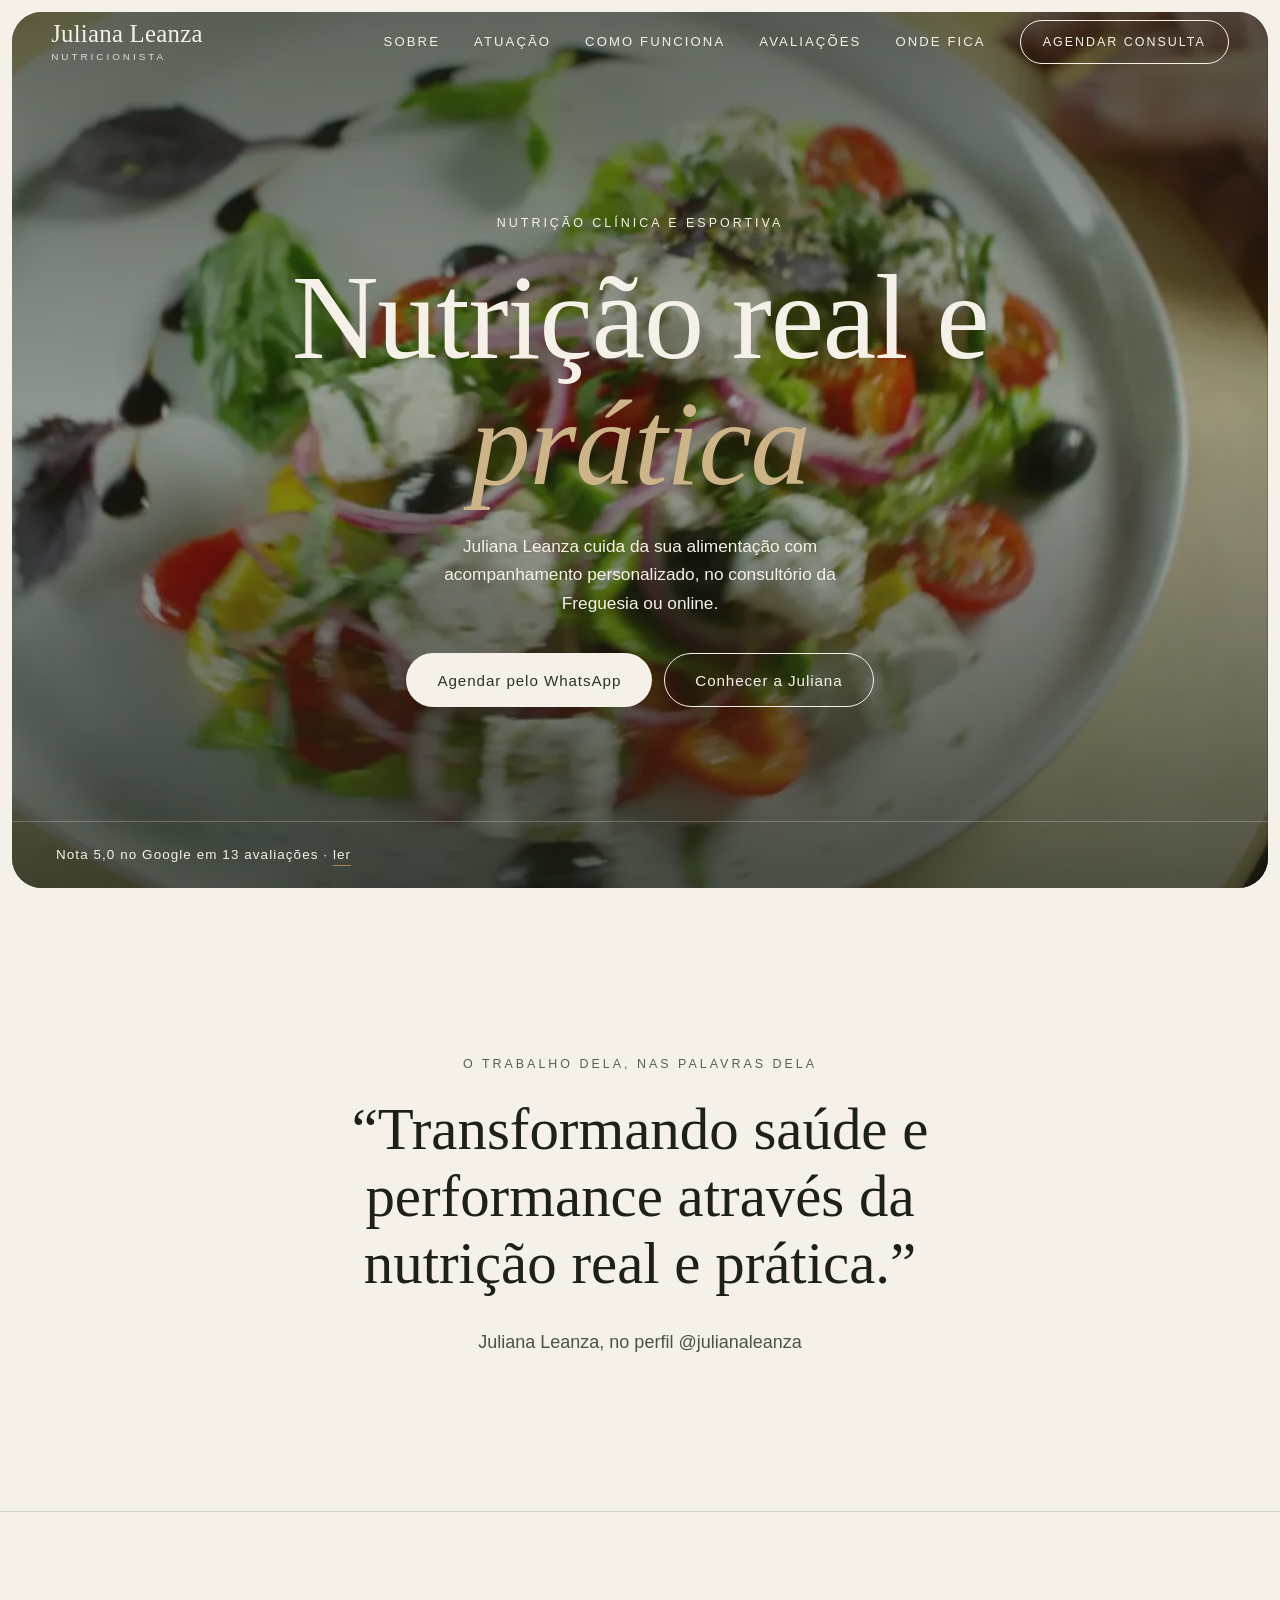
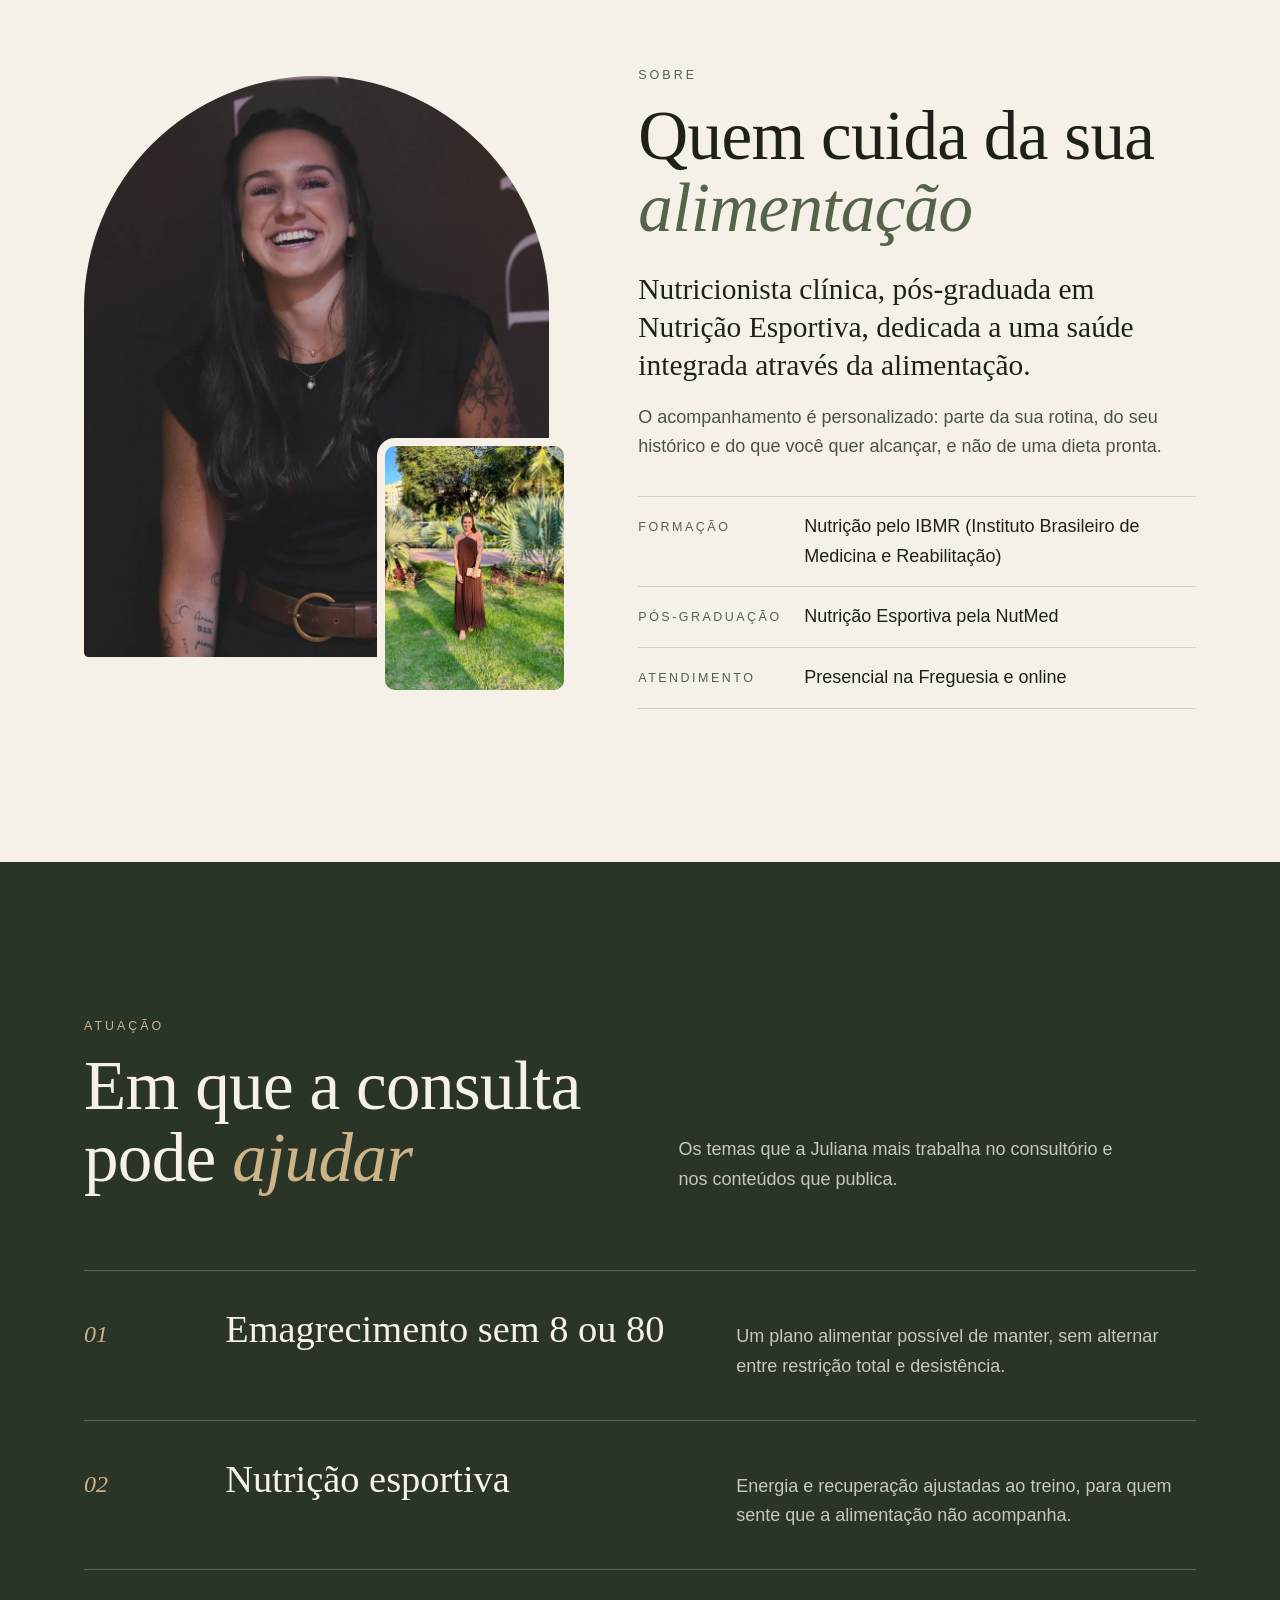
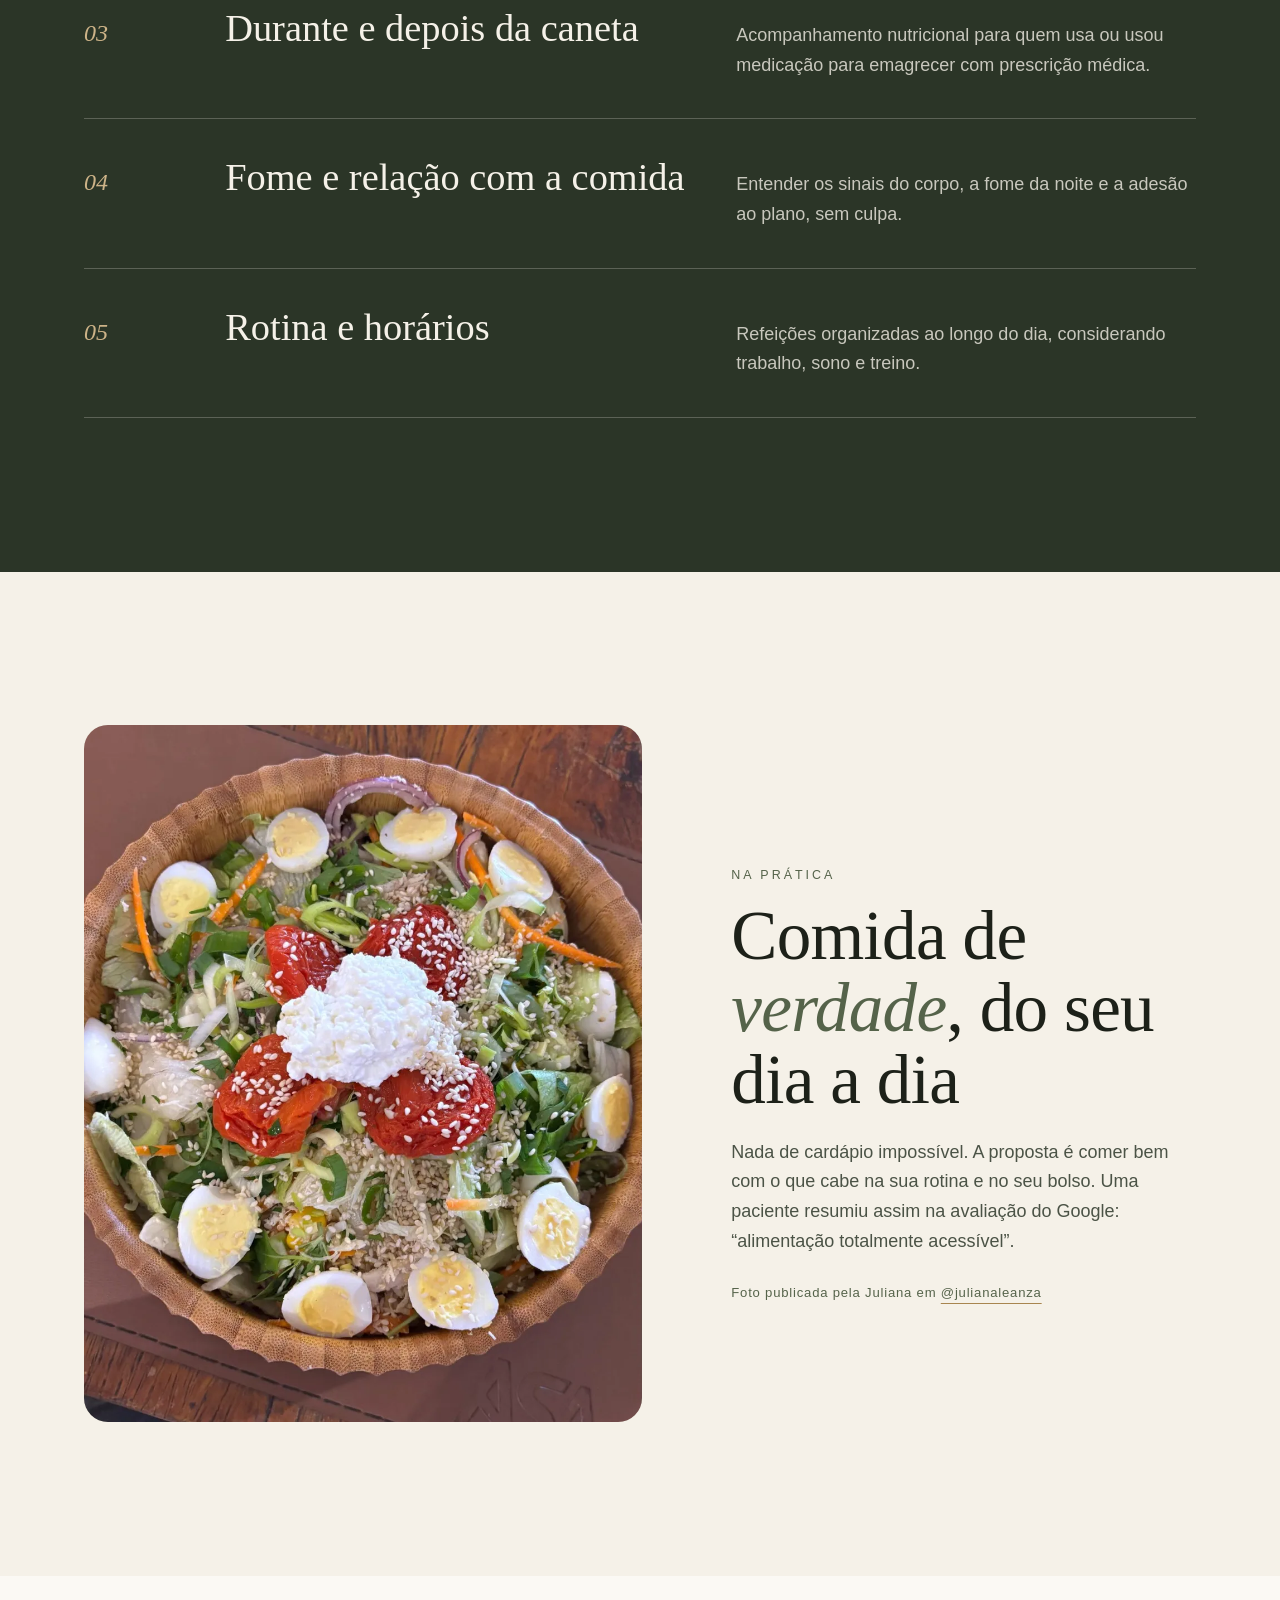
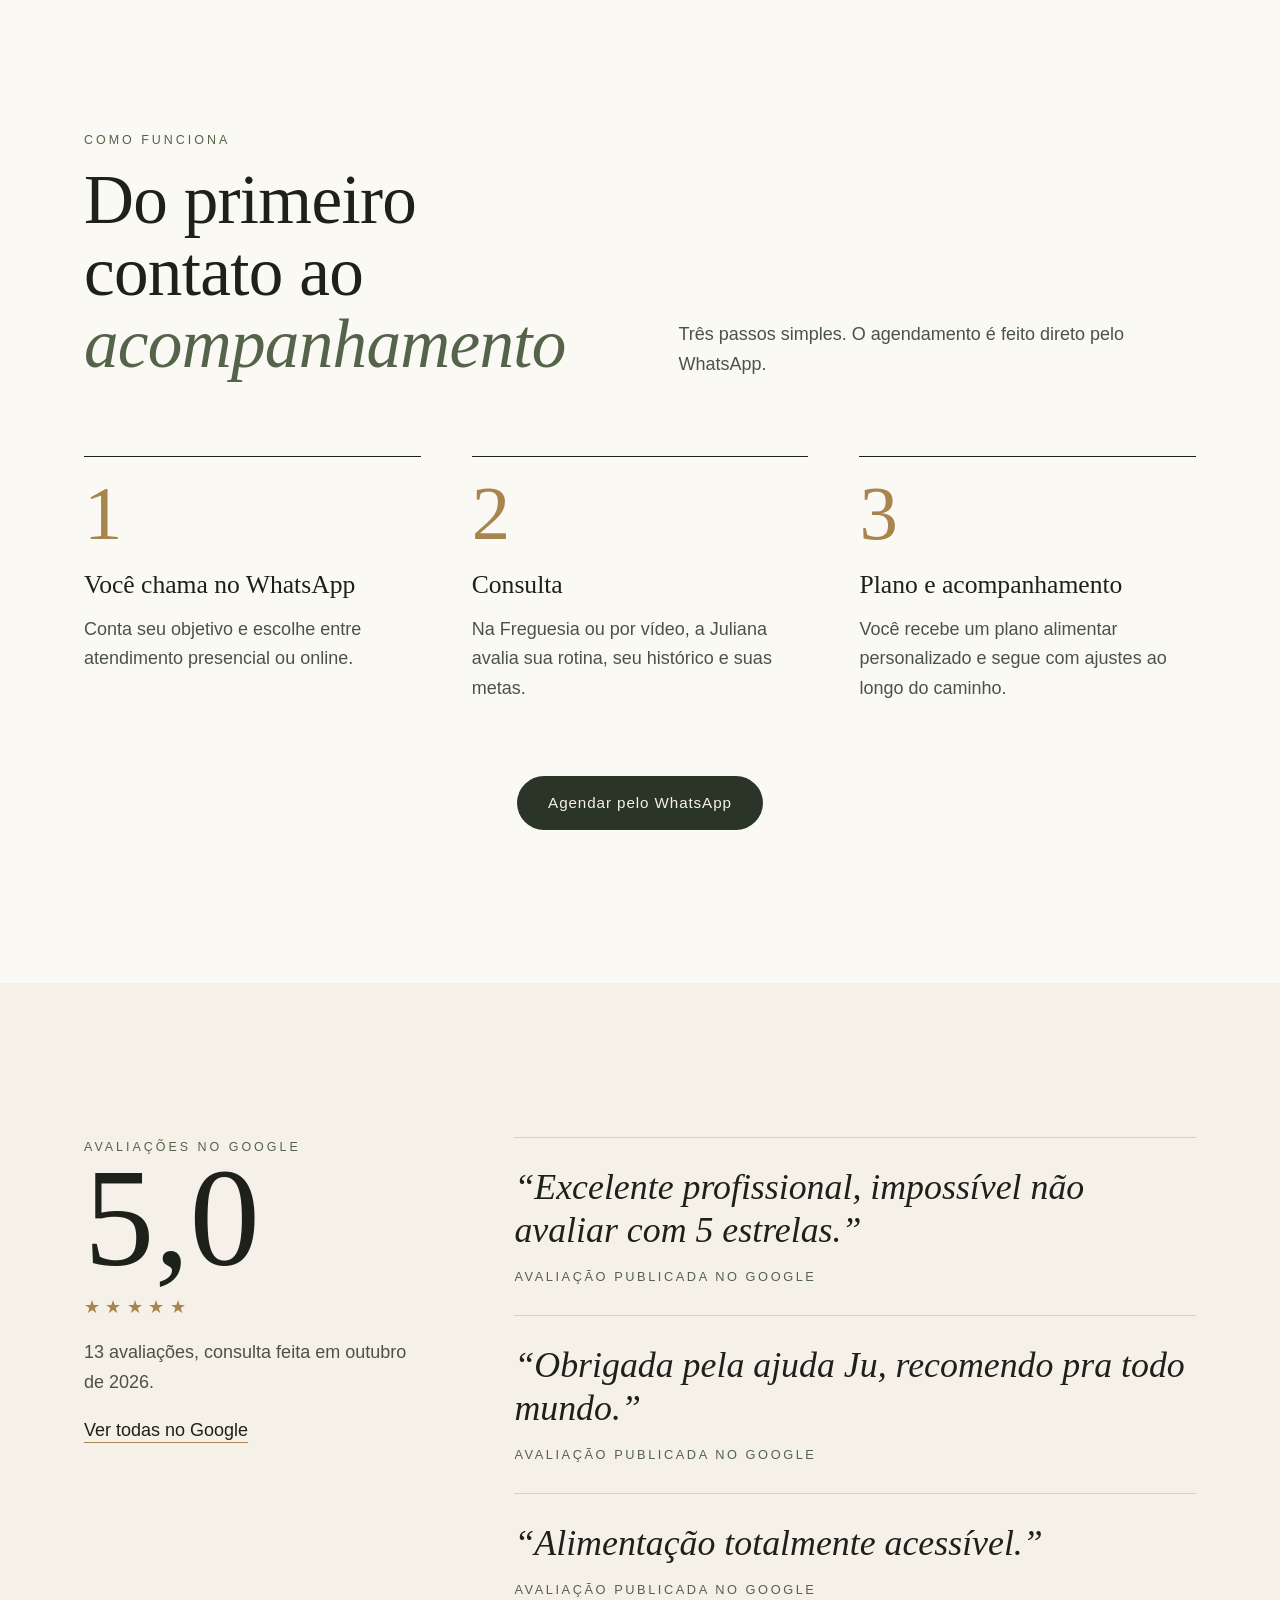
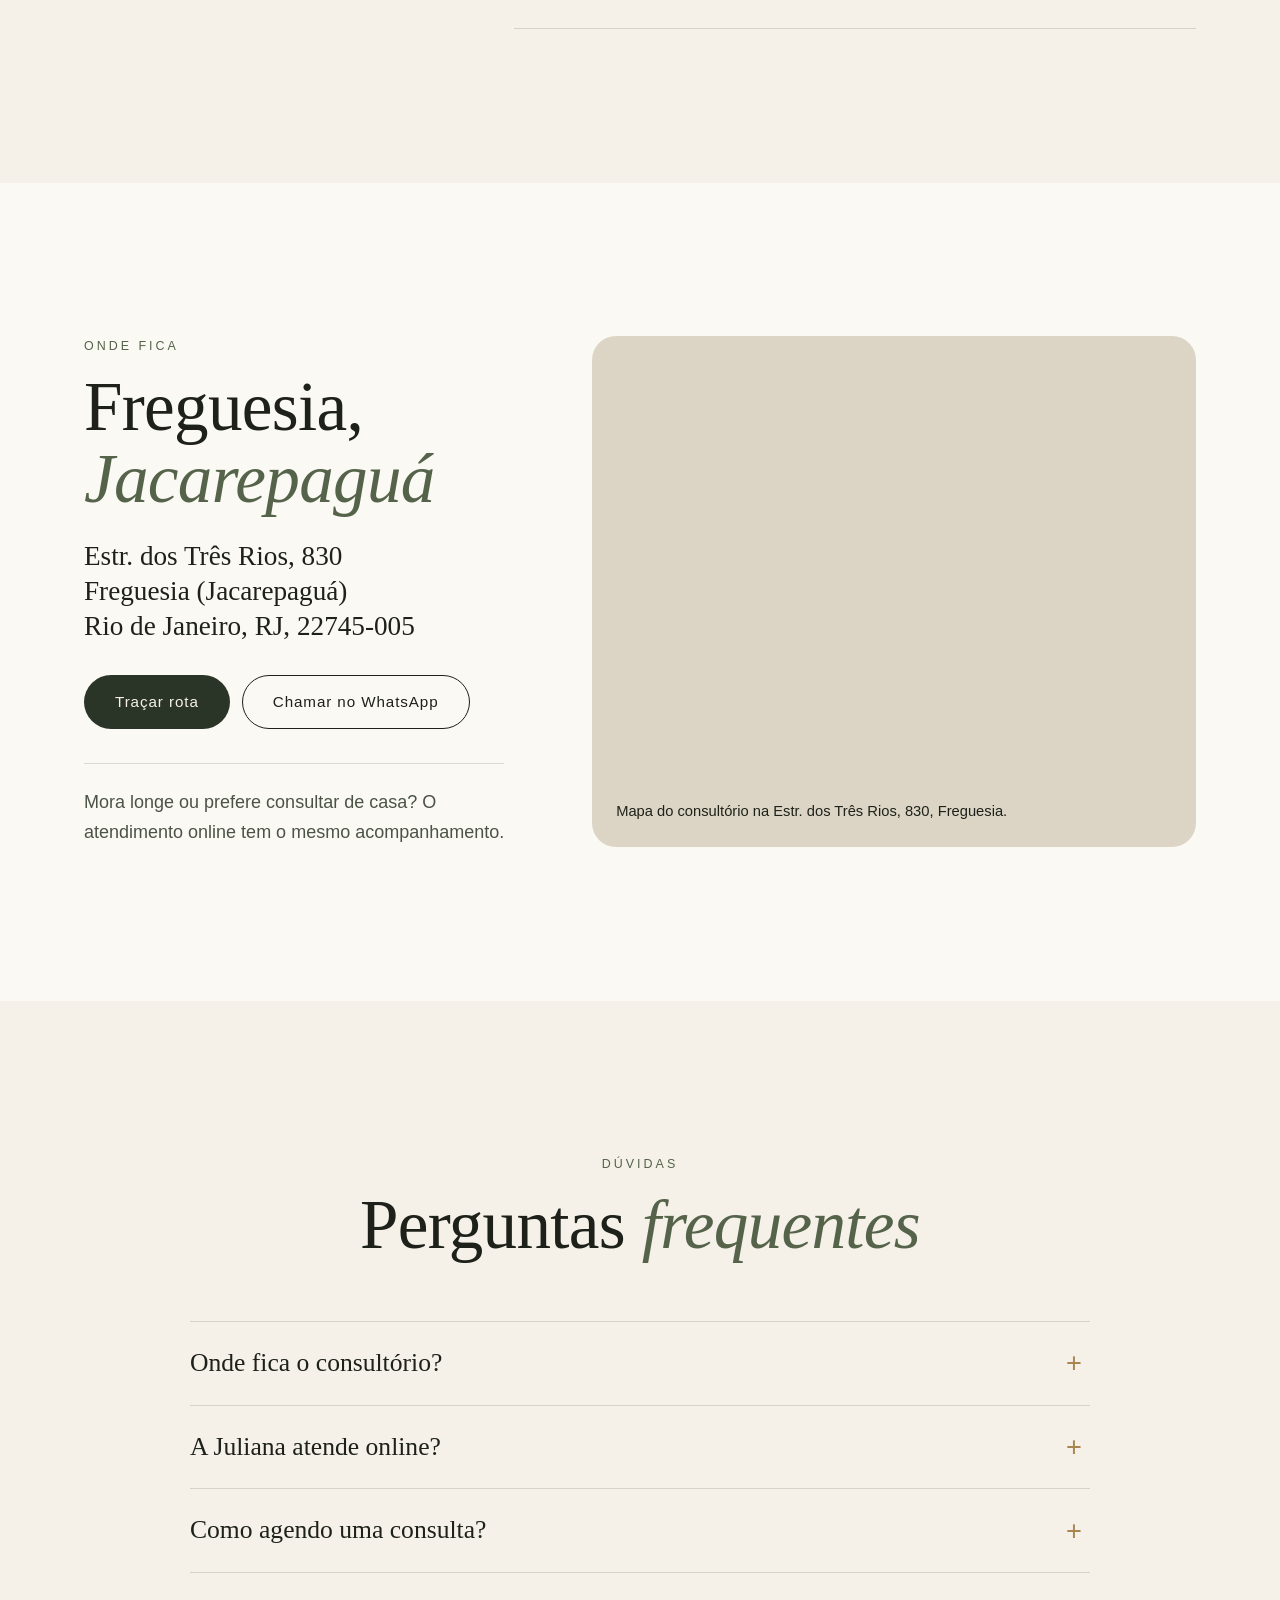
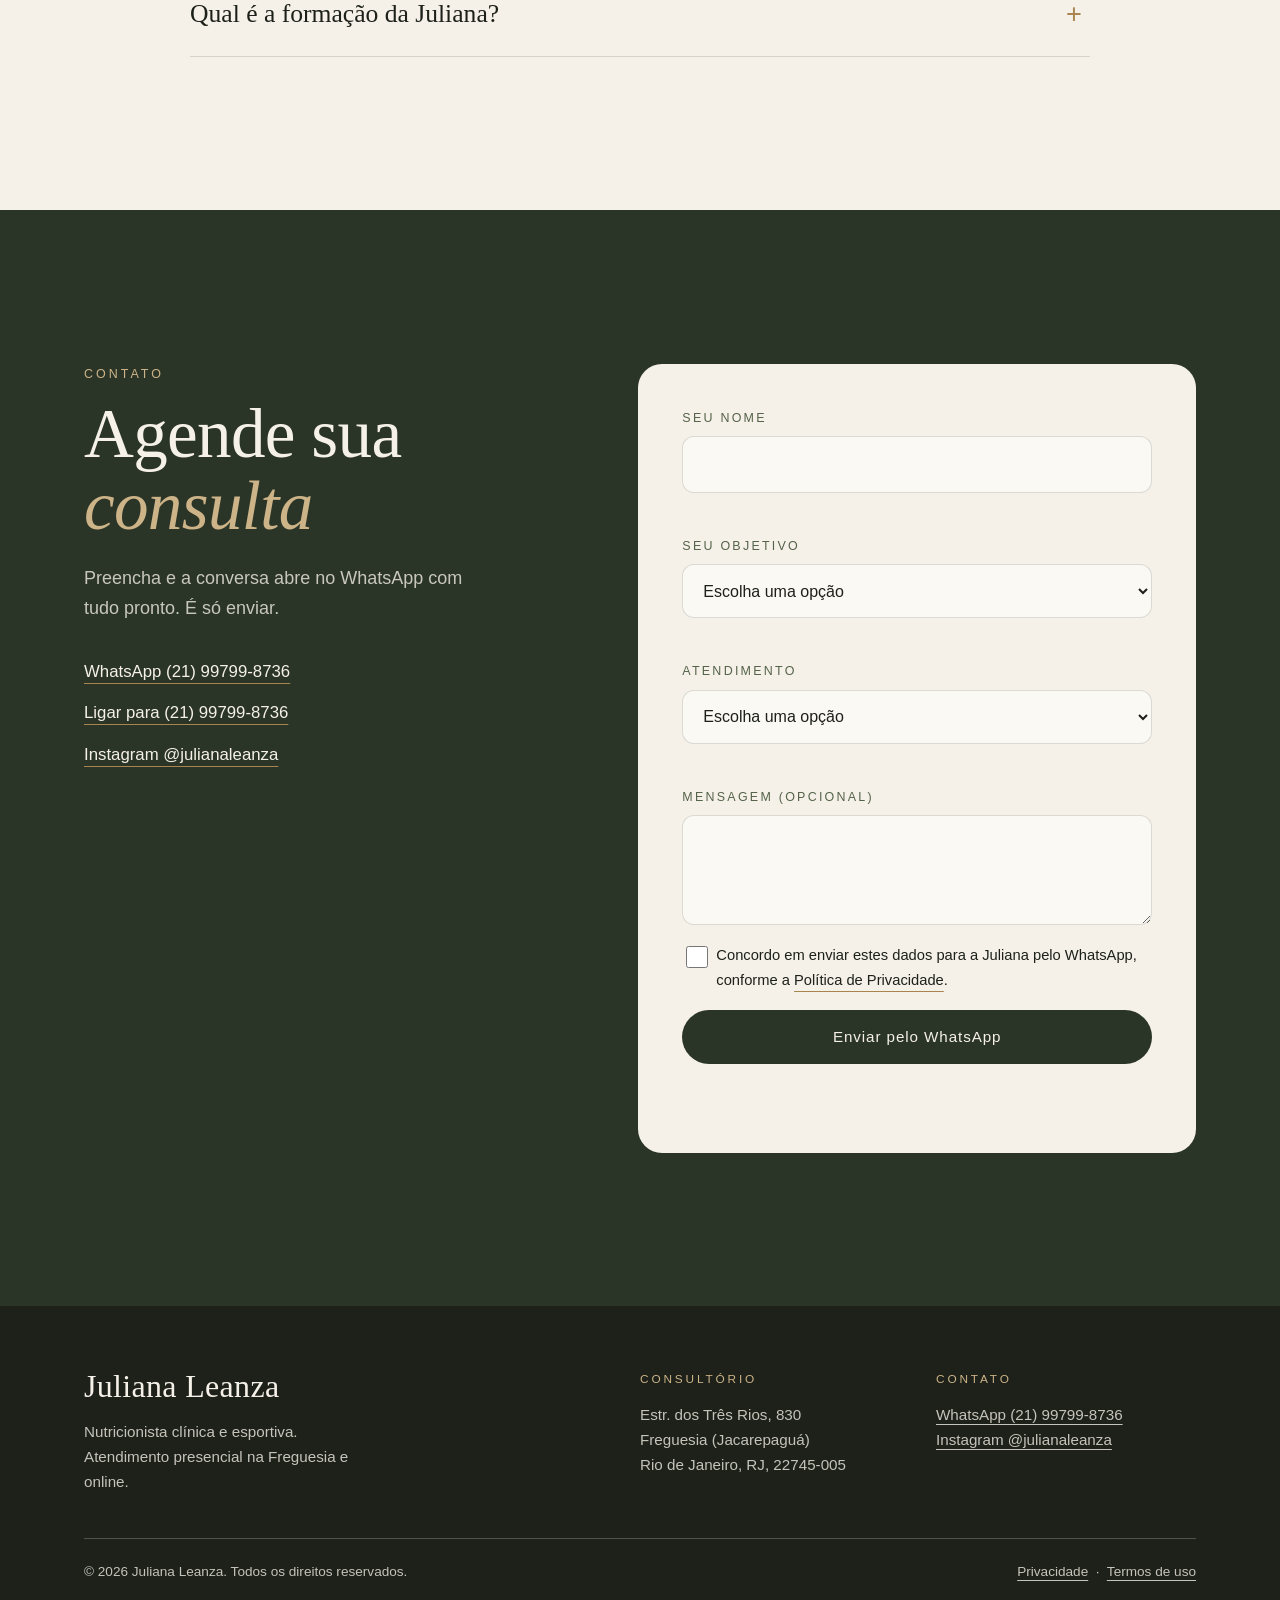
<file: index.html>
<!doctype html>
<html lang="pt-BR">
<head>
<meta charset="utf-8">
<meta name="viewport" content="width=device-width, initial-scale=1, viewport-fit=cover">
<title>Juliana Leanza | Nutricionista na Freguesia, Rio de Janeiro</title>
<meta name="description" content="Nutricionista clínica e esportiva na Freguesia (Jacarepaguá), Rio de Janeiro. Atendimento presencial e online, com acompanhamento personalizado. Agende pelo WhatsApp.">
<link rel="canonical" href="https://leandroramos1985.github.io/site-juliana-leanza/">
<!-- DEMONSTRACAO: noindex enquanto estiver no GitHub Pages. No dominio final, trocar para index,follow e atualizar canonical, og:url, sitemap e robots. -->
<meta name="robots" content="noindex,follow">
<meta name="theme-color" content="#2b3527">
<meta name="referrer" content="strict-origin-when-cross-origin">
<meta http-equiv="Content-Security-Policy" content="default-src 'self'; script-src 'self'; style-src 'self' 'unsafe-inline' https://fonts.googleapis.com; font-src https://fonts.gstatic.com; img-src 'self' data:; media-src 'self'; frame-src https://www.google.com; connect-src 'self'; base-uri 'self'; form-action 'self'; object-src 'none'">
<meta property="og:type" content="website">
<meta property="og:locale" content="pt_BR">
<meta property="og:site_name" content="Juliana Leanza | Nutricionista">
<meta property="og:title" content="Juliana Leanza | Nutricionista na Freguesia, Rio de Janeiro">
<meta property="og:description" content="Nutricionista clínica e esportiva na Freguesia (Jacarepaguá), Rio de Janeiro. Atendimento presencial e online, com acompanhamento personalizado. Agende pelo WhatsApp.">
<meta property="og:url" content="https://leandroramos1985.github.io/site-juliana-leanza/">
<meta property="og:image" content="https://leandroramos1985.github.io/site-juliana-leanza/assets/og-juliana-leanza.jpg">
<meta property="og:image:width" content="1200">
<meta property="og:image:height" content="630">
<meta name="twitter:card" content="summary_large_image">
<link rel="preload" as="image" href="assets/hero-poster.webp" fetchpriority="high">
<script type="application/ld+json">
{
 "@context": "https://schema.org",
 "@graph": [
  {
   "@type": [
    "LocalBusiness",
    "MedicalBusiness"
   ],
   "@id": "https://leandroramos1985.github.io/site-juliana-leanza/#negocio",
   "name": "Nutricionista Juliana Leanza",
   "description": "Nutricionista clínica e esportiva com atendimento presencial na Freguesia (Jacarepaguá), Rio de Janeiro, e online.",
   "url": "https://leandroramos1985.github.io/site-juliana-leanza/",
   "image": "https://leandroramos1985.github.io/site-juliana-leanza/assets/og-juliana-leanza.jpg",
   "telephone": "+55 21 99799-8736",
   "medicalSpecialty": "DietNutrition",
   "address": {
    "@type": "PostalAddress",
    "streetAddress": "Estr. dos Três Rios, 830 - Freguesia (Jacarepaguá)",
    "addressLocality": "Rio de Janeiro",
    "addressRegion": "RJ",
    "postalCode": "22745-005",
    "addressCountry": "BR"
   },
   "areaServed": "Rio de Janeiro",
   "sameAs": [
    "https://www.instagram.com/julianaleanza/",
    "https://linktr.ee/Julianaleanza"
   ]
  },
  {
   "@type": "FAQPage",
   "mainEntity": [
    {
     "@type": "Question",
     "name": "Onde fica o consultório?",
     "acceptedAnswer": {
      "@type": "Answer",
      "text": "Na Estr. dos Três Rios, 830, Freguesia (Jacarepaguá), Rio de Janeiro, RJ."
     }
    },
    {
     "@type": "Question",
     "name": "A Juliana atende online?",
     "acceptedAnswer": {
      "@type": "Answer",
      "text": "Sim. O atendimento é presencial na Freguesia ou online, por vídeo, com o mesmo acompanhamento."
     }
    },
    {
     "@type": "Question",
     "name": "Como agendo uma consulta?",
     "acceptedAnswer": {
      "@type": "Answer",
      "text": "Pelo WhatsApp (21) 99799-8736. Você pode chamar direto ou preencher o formulário do site, que abre a conversa com a mensagem pronta."
     }
    },
    {
     "@type": "Question",
     "name": "Qual é a formação da Juliana?",
     "acceptedAnswer": {
      "@type": "Answer",
      "text": "Nutricionista clínica formada pelo IBMR (Instituto Brasileiro de Medicina e Reabilitação) e pós-graduada em Nutrição Esportiva pela NutMed."
     }
    }
   ]
  }
 ]
}
</script>
<link rel="icon" href="favicon.svg" type="image/svg+xml">
<link rel="preconnect" href="https://fonts.googleapis.com">
<link rel="preconnect" href="https://fonts.gstatic.com" crossorigin>
<link rel="stylesheet" href="https://fonts.googleapis.com/css2?family=Cormorant+Garamond:ital,wght@0,400;0,500;1,400&family=Jost:wght@300;400&display=swap">
<link rel="stylesheet" href="assets/site.css">
</head>
<body data-page="home">
<a class="skip" href="#conteudo">Pular para o conteúdo</a>

<header class="head">
  <div class="wrap">
    <a class="brand" href="#topo">Juliana Leanza<small>Nutricionista</small></a>
    <button class="burger" type="button" aria-controls="menu" aria-expanded="false" aria-label="Abrir menu">
      <svg width="20" height="20" viewBox="0 0 24 24" fill="none" stroke="currentColor" stroke-width="1.5" stroke-linecap="round" aria-hidden="true"><path d="M4 8h16M4 16h16"/></svg>
    </button>
    <nav class="nav" id="menu" aria-label="Principal">
      <a href="#sobre">Sobre</a>
      <a href="#atuacao">Atuação</a>
      <a href="#processo">Como funciona</a>
      <a href="#avaliacoes">Avaliações</a>
      <a href="#local">Onde fica</a>
      <a class="btn btn-line" href="https://wa.me/5521997998736" data-wa="menu">Agendar consulta</a>
    </nav>
  </div>
</header>

<main id="conteudo">

  <section class="hero" id="topo">
    <div class="frame">
      <img class="poster" src="assets/hero-poster.webp" width="1280" height="720" alt="" fetchpriority="high">
      <video muted loop playsinline preload="none" poster="assets/hero-poster.webp" data-lg="assets/hero-720.mp4" data-sm="assets/hero-360.mp4" aria-hidden="true" tabindex="-1"></video>
      <p class="kicker">Nutrição clínica e esportiva</p>
      <h1 class="serif">Nutrição real e <em>prática</em></h1>
      <p class="sub">Juliana Leanza cuida da sua alimentação com acompanhamento personalizado, no consultório da Freguesia ou online.</p>
      <div class="hero-cta">
        <a class="btn btn-light" href="https://wa.me/5521997998736" data-wa="hero">Agendar pelo WhatsApp</a>
        <a class="btn btn-line" href="#sobre">Conhecer a Juliana</a>
      </div>
      <div class="hero-foot">
        <span>Nota 5,0 no Google em 13 avaliações · <a class="link" href="#avaliacoes">ler</a></span>
        <button class="vbtn" id="vbtn" type="button" aria-pressed="false">Pausar vídeo</button>
      </div>
    </div>
  </section>

  <section class="sec manifesto">
    <div class="wrap rv">
      <p class="kicker">O trabalho dela, nas palavras dela</p>
      <blockquote>“Transformando saúde e performance através da nutrição real e prática.”</blockquote>
      <cite class="muted">Juliana Leanza, no perfil @julianaleanza</cite>
    </div>
  </section>

  <hr class="rule">

  <section class="sec" id="sobre">
    <div class="wrap about">
      <div class="about-media rv">
        <div class="arch">
          <picture>
            <source media="(max-width: 700px)" srcset="assets/juliana-retrato-600.webp">
            <img src="assets/juliana-retrato.webp" width="1100" height="1373" loading="lazy" decoding="async" alt="Juliana Leanza, nutricionista, sorrindo, de blusa preta">
          </picture>
        </div>
        <div class="inset">
          <picture>
            <source media="(max-width: 700px)" srcset="assets/juliana-jardim-600.webp">
            <img src="assets/juliana-jardim.webp" width="900" height="984" loading="lazy" decoding="async" alt="Juliana Leanza em um jardim com palmeiras">
          </picture>
        </div>
      </div>
      <div class="rv">
        <p class="kicker">Sobre</p>
        <h2 class="serif h2" style="margin-top:14px">Quem cuida da sua <em>alimentação</em></h2>
        <p class="lead">Nutricionista clínica, pós-graduada em Nutrição Esportiva, dedicada a uma saúde integrada através da alimentação.</p>
        <p class="body muted">O acompanhamento é personalizado: parte da sua rotina, do seu histórico e do que você quer alcançar, e não de uma dieta pronta.</p>
        <dl class="facts">
          <div><dt>Formação</dt><dd>Nutrição pelo IBMR (Instituto Brasileiro de Medicina e Reabilitação)</dd></div>
          <div><dt>Pós-graduação</dt><dd>Nutrição Esportiva pela NutMed</dd></div>
          <div><dt>Atendimento</dt><dd>Presencial na Freguesia e online</dd></div>
        </dl>
        <!-- PENDENTE: incluir o CRN depois de confirmado pela profissional -->
      </div>
    </div>
  </section>

  <section class="sec dark" id="atuacao">
    <div class="wrap">
      <div class="sec-head rv">
        <div><p class="kicker">Atuação</p><h2 class="serif h2" style="margin-top:14px">Em que a consulta pode <em>ajudar</em></h2></div>
        <p class="muted">Os temas que a Juliana mais trabalha no consultório e nos conteúdos que publica.</p>
      </div>
      <ol class="areas">
        <li class="rv"><span class="n">01</span><h3>Emagrecimento sem 8 ou 80</h3><p class="muted">Um plano alimentar possível de manter, sem alternar entre restrição total e desistência.</p></li>
        <li class="rv"><span class="n">02</span><h3>Nutrição esportiva</h3><p class="muted">Energia e recuperação ajustadas ao treino, para quem sente que a alimentação não acompanha.</p></li>
        <li class="rv"><span class="n">03</span><h3>Durante e depois da caneta</h3><p class="muted">Acompanhamento nutricional para quem usa ou usou medicação para emagrecer com prescrição médica.</p></li>
        <li class="rv"><span class="n">04</span><h3>Fome e relação com a comida</h3><p class="muted">Entender os sinais do corpo, a fome da noite e a adesão ao plano, sem culpa.</p></li>
        <li class="rv"><span class="n">05</span><h3>Rotina e horários</h3><p class="muted">Refeições organizadas ao longo do dia, considerando trabalho, sono e treino.</p></li>
      </ol>
    </div>
  </section>

  <section class="sec">
    <div class="wrap plate">
      <figure class="rv">
        <picture>
          <source media="(max-width: 700px)" srcset="assets/prato-juliana-560.webp">
          <img src="assets/prato-juliana.webp" width="1000" height="1250" loading="lazy" decoding="async" alt="Salada com ovos, tomates e queijo fresco em uma tigela de barro, publicada pela Juliana no Instagram">
        </picture>
      </figure>
      <div class="rv">
        <p class="kicker">Na prática</p>
        <h2 class="serif h2" style="margin-top:14px">Comida de <em>verdade</em>, do seu dia a dia</h2>
        <p class="muted">Nada de cardápio impossível. A proposta é comer bem com o que cabe na sua rotina e no seu bolso. Uma paciente resumiu assim na avaliação do Google: “alimentação totalmente acessível”.</p>
        <p class="cap">Foto publicada pela Juliana em <a class="link" href="https://www.instagram.com/julianaleanza/" target="_blank" rel="noopener" data-ev="instagram_click">@julianaleanza</a></p>
      </div>
    </div>
  </section>

  <section class="sec paper" id="processo">
    <div class="wrap">
      <div class="sec-head rv">
        <div><p class="kicker">Como funciona</p><h2 class="serif h2" style="margin-top:14px">Do primeiro contato ao <em>acompanhamento</em></h2></div>
        <p class="muted">Três passos simples. O agendamento é feito direto pelo WhatsApp.</p>
      </div>
      <ol class="steps">
        <li class="rv"><span class="n">1</span><h3>Você chama no WhatsApp</h3><p class="muted">Conta seu objetivo e escolhe entre atendimento presencial ou online.</p></li>
        <li class="rv"><span class="n">2</span><h3>Consulta</h3><p class="muted">Na Freguesia ou por vídeo, a Juliana avalia sua rotina, seu histórico e suas metas.</p></li>
        <li class="rv"><span class="n">3</span><h3>Plano e acompanhamento</h3><p class="muted">Você recebe um plano alimentar personalizado e segue com ajustes ao longo do caminho.</p></li>
      </ol>
      <p class="center"><a class="btn btn-solid" href="https://wa.me/5521997998736" data-wa="processo">Agendar pelo WhatsApp</a></p>
    </div>
  </section>

  <section class="sec" id="avaliacoes">
    <div class="wrap reviews">
      <div class="rv">
        <h2 class="kicker">Avaliações no Google</h2>
        <p class="score" aria-label="Nota 5,0 de 5">5,0</p>
        <p class="stars" aria-hidden="true">★★★★★</p>
        <p class="muted" style="margin-top:16px">13 avaliações, consulta feita em outubro de 2026.</p>
        <p style="margin-top:18px"><a class="link" href="https://share.google/355fFfFsSLF0twuRI" target="_blank" rel="noopener" data-ev="google_reviews_click">Ver todas no Google</a></p>
      </div>
      <ul class="quotes">
        <li class="rv"><blockquote>“Excelente profissional, impossível não avaliar com 5 estrelas.”</blockquote><cite>Avaliação publicada no Google</cite></li>
        <li class="rv"><blockquote>“Obrigada pela ajuda Ju, recomendo pra todo mundo.”</blockquote><cite>Avaliação publicada no Google</cite></li>
        <li class="rv"><blockquote>“Alimentação totalmente acessível.”</blockquote><cite>Avaliação publicada no Google</cite></li>
      </ul>
    </div>
  </section>

  <section class="sec paper" id="local">
    <div class="wrap place">
      <div class="rv">
        <p class="kicker">Onde fica</p>
        <h2 class="serif h2" style="margin-top:14px">Freguesia, <em>Jacarepaguá</em></h2>
        <address>Estr. dos Três Rios, 830<br>Freguesia (Jacarepaguá)<br>Rio de Janeiro, RJ, 22745-005</address>
        <div class="btns">
          <a class="btn btn-solid" href="https://www.google.com/maps/dir/?api=1&amp;destination=Estr.+dos+Tr%C3%AAs+Rios%2C+830+-+Freguesia+%28Jacarepagu%C3%A1%29%2C+Rio+de+Janeiro+-+RJ%2C+22745-005" target="_blank" rel="noopener" data-ev="rota_click">Traçar rota</a>
          <a class="btn btn-line" href="https://wa.me/5521997998736" data-wa="local">Chamar no WhatsApp</a>
        </div>
        <p class="online muted">Mora longe ou prefere consultar de casa? O atendimento online tem o mesmo acompanhamento.</p>
      </div>
      <div class="map rv">
        <p>Mapa do consultório na Estr. dos Três Rios, 830, Freguesia.</p>
        <iframe title="Mapa: Estr. dos Três Rios, 830, Freguesia, Rio de Janeiro" loading="lazy" referrerpolicy="no-referrer-when-downgrade" src="https://www.google.com/maps?q=Estr.+dos+Tr%C3%AAs+Rios%2C+830+-+Freguesia+%28Jacarepagu%C3%A1%29%2C+Rio+de+Janeiro+-+RJ&amp;output=embed"></iframe>
      </div>
    </div>
  </section>

  <section class="sec" id="duvidas">
    <div class="wrap">
      <div class="rv" style="text-align:center;margin-bottom:clamp(36px,5vw,60px)"><p class="kicker">Dúvidas</p><h2 class="serif h2" style="margin-top:14px">Perguntas <em>frequentes</em></h2></div>
      <div class="faq">
        <details><summary>Onde fica o consultório?</summary><p class="muted">Na Estr. dos Três Rios, 830, Freguesia (Jacarepaguá), Rio de Janeiro, RJ.</p></details>
        <details><summary>A Juliana atende online?</summary><p class="muted">Sim. O atendimento é presencial na Freguesia ou online, por vídeo, com o mesmo acompanhamento.</p></details>
        <details><summary>Como agendo uma consulta?</summary><p class="muted">Pelo WhatsApp (21) 99799-8736. Você pode chamar direto ou preencher o formulário abaixo, que abre a conversa com a mensagem pronta.</p></details>
        <details><summary>Qual é a formação da Juliana?</summary><p class="muted">Nutricionista clínica formada pelo IBMR (Instituto Brasileiro de Medicina e Reabilitação) e pós-graduada em Nutrição Esportiva pela NutMed.</p></details>
      </div>
    </div>
  </section>

  <section class="sec dark" id="contato">
    <div class="wrap contact">
      <div class="rv">
        <p class="kicker">Contato</p>
        <h2 class="serif h2" style="margin-top:14px">Agende sua <em>consulta</em></h2>
        <p class="muted" style="margin-top:22px;max-width:40ch">Preencha e a conversa abre no WhatsApp com tudo pronto. É só enviar.</p>
        <div class="list">
          <a class="link" href="https://wa.me/5521997998736" data-wa="contato">WhatsApp (21) 99799-8736</a>
          <a class="link" href="tel:+5521997998736" data-ev="telefone_click">Ligar para (21) 99799-8736</a>
          <a class="link" href="https://www.instagram.com/julianaleanza/" target="_blank" rel="noopener" data-ev="instagram_click">Instagram @julianaleanza</a>
        </div>
      </div>
      <div class="card rv">
        <form class="form" id="form" action="obrigado.html" data-ok="obrigado.html" novalidate>
          <div class="field"><label for="nome">Seu nome</label><input id="nome" name="nome" type="text" autocomplete="name" required aria-describedby="e-nome"><span class="err" id="e-nome" role="alert"></span></div>
          <div class="field"><label for="objetivo">Seu objetivo</label>
            <select id="objetivo" name="objetivo" required aria-describedby="e-objetivo"><option value="">Escolha uma opção</option><option>Emagrecimento</option><option>Nutrição esportiva e performance</option><option>Acompanhamento durante ou depois de medicação</option><option>Relação com a comida</option><option>Saúde e alimentação no dia a dia</option><option>Outro</option></select>
            <span class="err" id="e-objetivo" role="alert"></span></div>
          <div class="field"><label for="formato">Atendimento</label>
            <select id="formato" name="formato" required aria-describedby="e-formato"><option value="">Escolha uma opção</option><option>Presencial na Freguesia</option><option>Online</option></select>
            <span class="err" id="e-formato" role="alert"></span></div>
          <div class="field"><label for="mensagem">Mensagem (opcional)</label><textarea id="mensagem" name="mensagem" maxlength="500"></textarea></div>
          <div><label class="check"><input id="aceite" name="aceite" type="checkbox" required aria-describedby="e-aceite"><span>Concordo em enviar estes dados para a Juliana pelo WhatsApp, conforme a <a class="link" href="privacidade.html">Política de Privacidade</a>.</span></label><span class="err" id="e-aceite" role="alert"></span></div>
          <div class="hp" aria-hidden="true"><label for="site">Não preencha este campo</label><input id="site" name="site" type="text" tabindex="-1" autocomplete="off"></div>
          <button class="btn btn-solid" type="submit">Enviar pelo WhatsApp</button>
          <p class="status" role="status" aria-live="polite"></p>
        </form>
      </div>
    </div>
  </section>

</main>
<footer class="foot">
  <div class="wrap">
    <div class="foot-grid">
      <div><a class="brand" href="./">Juliana Leanza</a><p style="margin-top:14px;max-width:34ch">Nutricionista clínica e esportiva. Atendimento presencial na Freguesia e online.</p></div>
      <div><h2>Consultório</h2>Estr. dos Três Rios, 830<br>Freguesia (Jacarepaguá)<br>Rio de Janeiro, RJ, 22745-005</div>
      <div><h2>Contato</h2><a href="https://wa.me/5521997998736" data-wa="rodape">WhatsApp (21) 99799-8736</a><br><a href="https://www.instagram.com/julianaleanza/" target="_blank" rel="noopener" data-ev="instagram_click">Instagram @julianaleanza</a></div>
    </div>
    <div class="foot-base"><span>© <span id="ano">2026</span> Juliana Leanza. Todos os direitos reservados.</span><span><a href="privacidade.html">Privacidade</a> &nbsp;·&nbsp; <a href="termos.html">Termos de uso</a></span></div>
  </div>
</footer>
<div class="sticky"><a class="btn btn-solid" href="https://wa.me/5521997998736" data-wa="fixo-mobile">Agendar pelo WhatsApp</a></div>
<script src="assets/site.js" defer></script>
</body>
</html>
</file>
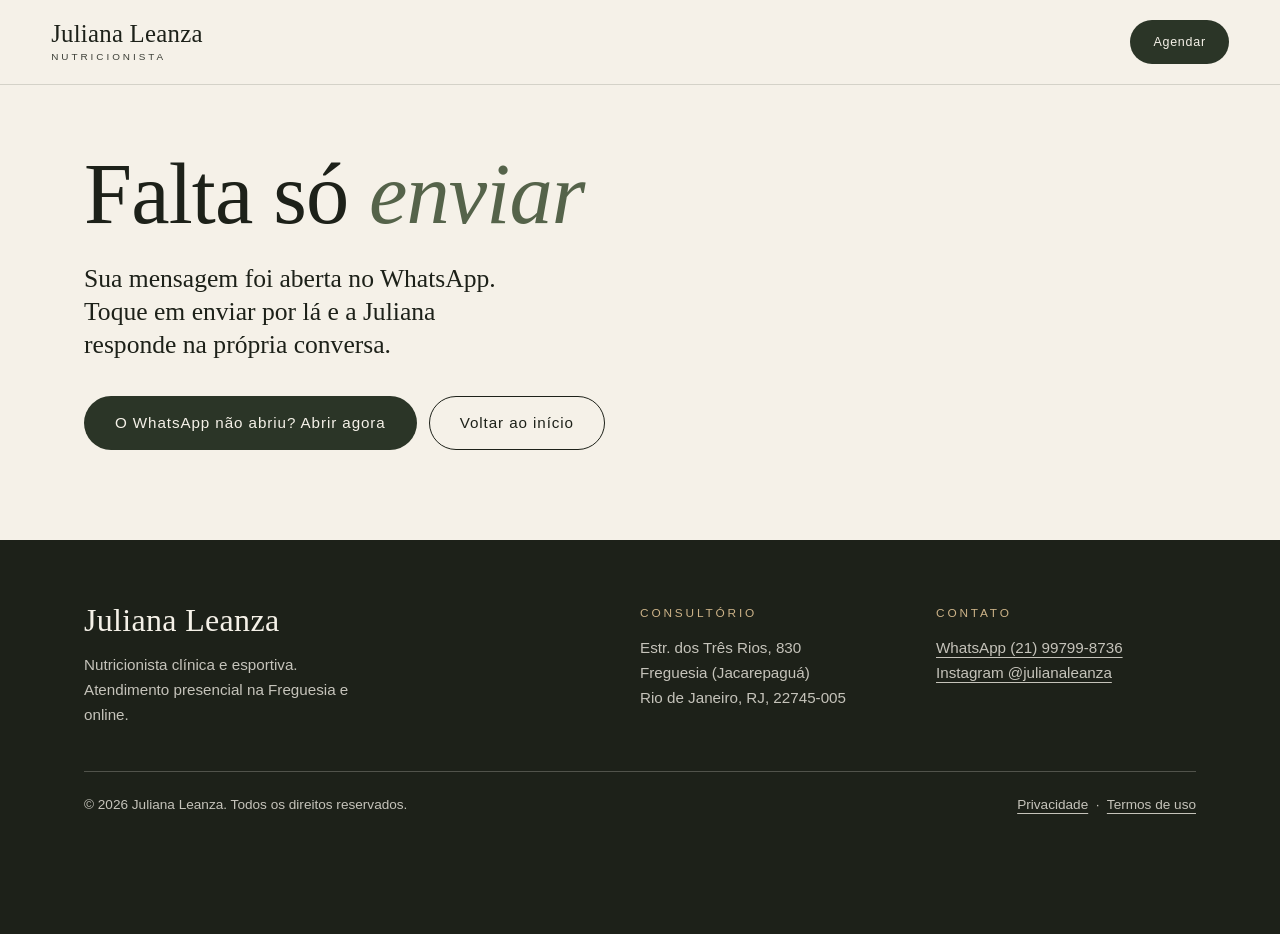
<file: obrigado.html>
<!doctype html>
<html lang="pt-BR">
<head>
<meta charset="utf-8">
<meta name="viewport" content="width=device-width, initial-scale=1, viewport-fit=cover">
<title>Mensagem pronta | Juliana Leanza Nutricionista</title>
<meta name="description" content="Sua mensagem foi preparada no WhatsApp. Envie por lá para concluir o pedido de agendamento com a nutricionista Juliana Leanza.">
<link rel="canonical" href="https://leandroramos1985.github.io/site-juliana-leanza/obrigado.html">
<!-- DEMONSTRACAO: noindex enquanto estiver no GitHub Pages. No dominio final, trocar para index,follow e atualizar canonical, og:url, sitemap e robots. -->
<meta name="robots" content="noindex,follow">
<meta name="theme-color" content="#2b3527">
<meta name="referrer" content="strict-origin-when-cross-origin">
<meta http-equiv="Content-Security-Policy" content="default-src 'self'; script-src 'self'; style-src 'self' 'unsafe-inline' https://fonts.googleapis.com; font-src https://fonts.gstatic.com; img-src 'self' data:; media-src 'self'; frame-src https://www.google.com; connect-src 'self'; base-uri 'self'; form-action 'self'; object-src 'none'">
<meta property="og:type" content="website">
<meta property="og:locale" content="pt_BR">
<meta property="og:site_name" content="Juliana Leanza | Nutricionista">
<meta property="og:title" content="Mensagem pronta | Juliana Leanza Nutricionista">
<meta property="og:description" content="Sua mensagem foi preparada no WhatsApp. Envie por lá para concluir o pedido de agendamento com a nutricionista Juliana Leanza.">
<meta property="og:url" content="https://leandroramos1985.github.io/site-juliana-leanza/obrigado.html">
<meta property="og:image" content="https://leandroramos1985.github.io/site-juliana-leanza/assets/og-juliana-leanza.jpg">
<meta property="og:image:width" content="1200">
<meta property="og:image:height" content="630">
<meta name="twitter:card" content="summary_large_image">
<link rel="icon" href="favicon.svg" type="image/svg+xml">
<link rel="preconnect" href="https://fonts.googleapis.com">
<link rel="preconnect" href="https://fonts.gstatic.com" crossorigin>
<link rel="stylesheet" href="https://fonts.googleapis.com/css2?family=Cormorant+Garamond:ital,wght@0,400;0,500;1,400&family=Jost:wght@300;400&display=swap">
<link rel="stylesheet" href="assets/site.css">
</head>
<body class="page" data-page="obrigado">
<a class="skip" href="#conteudo">Pular para o conteúdo</a>
<header class="head solid">
  <div class="wrap">
    <a class="brand" href="./">Juliana Leanza<small>Nutricionista</small></a>
    <a class="btn btn-solid" style="min-height:44px;padding:0 22px;font-size:.78rem" href="https://wa.me/5521997998736" data-wa="topo">Agendar</a>
  </div>
</header>
<main id="conteudo">
  <div class="wrap">
    <h1 class="serif">Falta só <em>enviar</em></h1>
    <p class="lead">Sua mensagem foi aberta no WhatsApp. Toque em enviar por lá e a Juliana responde na própria conversa.</p>
    <p style="margin-top:34px;display:flex;flex-wrap:wrap;gap:12px"><a class="btn btn-solid" href="https://wa.me/5521997998736" data-wa="obrigado">O WhatsApp não abriu? Abrir agora</a><a class="btn btn-line" href="./">Voltar ao início</a></p>
  </div>
</main>
<footer class="foot">
  <div class="wrap">
    <div class="foot-grid">
      <div><a class="brand" href="./">Juliana Leanza</a><p style="margin-top:14px;max-width:34ch">Nutricionista clínica e esportiva. Atendimento presencial na Freguesia e online.</p></div>
      <div><h2>Consultório</h2>Estr. dos Três Rios, 830<br>Freguesia (Jacarepaguá)<br>Rio de Janeiro, RJ, 22745-005</div>
      <div><h2>Contato</h2><a href="https://wa.me/5521997998736" data-wa="rodape">WhatsApp (21) 99799-8736</a><br><a href="https://www.instagram.com/julianaleanza/" target="_blank" rel="noopener" data-ev="instagram_click">Instagram @julianaleanza</a></div>
    </div>
    <div class="foot-base"><span>© <span id="ano">2026</span> Juliana Leanza. Todos os direitos reservados.</span><span><a href="privacidade.html">Privacidade</a> &nbsp;·&nbsp; <a href="termos.html">Termos de uso</a></span></div>
  </div>
</footer>
<script src="assets/site.js" defer></script>
</body>
</html>
</file>
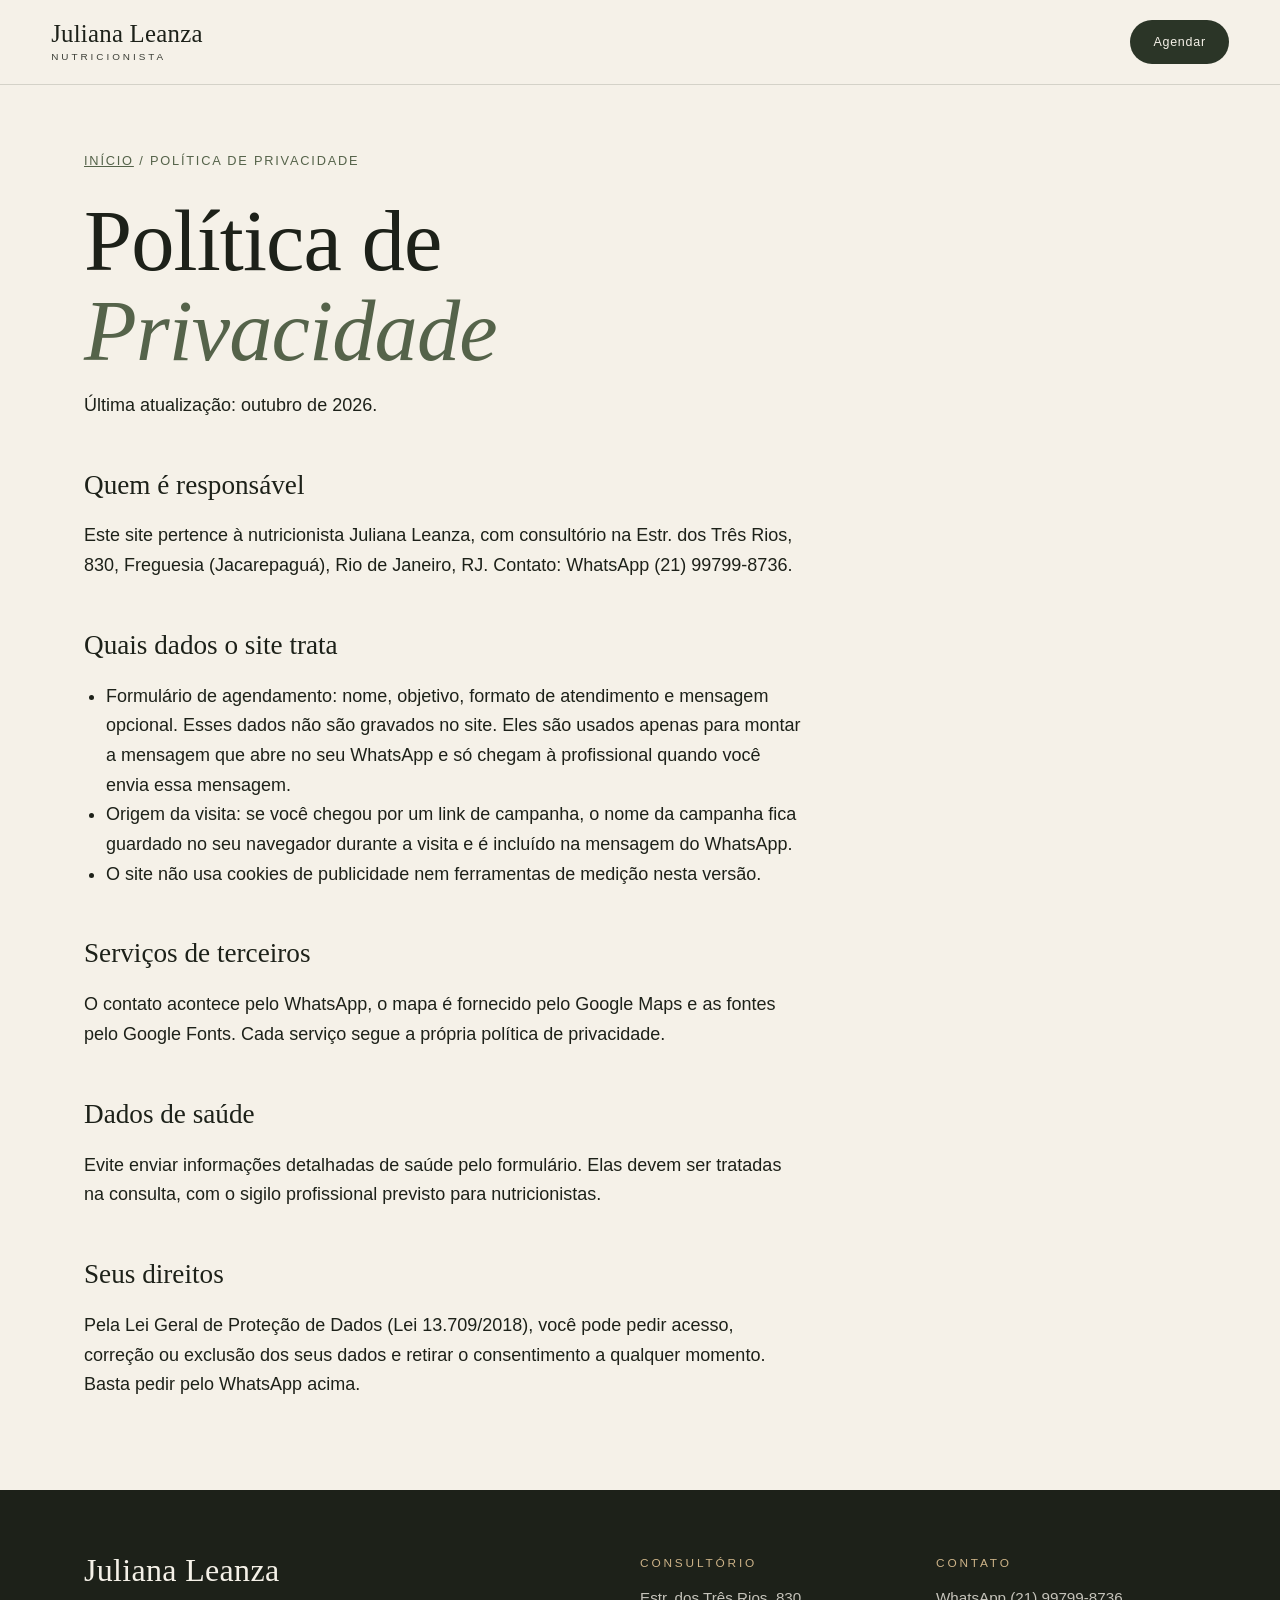
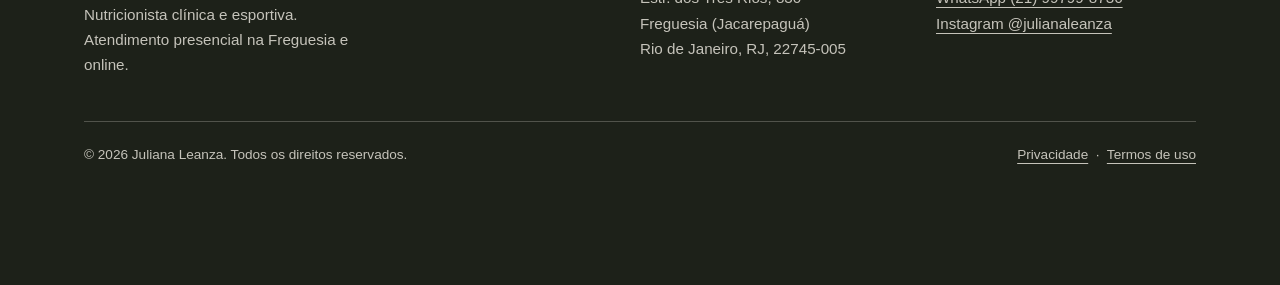
<file: privacidade.html>
<!doctype html>
<html lang="pt-BR">
<head>
<meta charset="utf-8">
<meta name="viewport" content="width=device-width, initial-scale=1, viewport-fit=cover">
<title>Política de Privacidade | Juliana Leanza Nutricionista</title>
<meta name="description" content="Como o site da nutricionista Juliana Leanza trata dados pessoais: formulário, WhatsApp, serviços de terceiros e direitos previstos na LGPD.">
<link rel="canonical" href="https://leandroramos1985.github.io/site-juliana-leanza/privacidade.html">
<!-- DEMONSTRACAO: noindex enquanto estiver no GitHub Pages. No dominio final, trocar para index,follow e atualizar canonical, og:url, sitemap e robots. -->
<meta name="robots" content="noindex,follow">
<meta name="theme-color" content="#2b3527">
<meta name="referrer" content="strict-origin-when-cross-origin">
<meta http-equiv="Content-Security-Policy" content="default-src 'self'; script-src 'self'; style-src 'self' 'unsafe-inline' https://fonts.googleapis.com; font-src https://fonts.gstatic.com; img-src 'self' data:; media-src 'self'; frame-src https://www.google.com; connect-src 'self'; base-uri 'self'; form-action 'self'; object-src 'none'">
<meta property="og:type" content="website">
<meta property="og:locale" content="pt_BR">
<meta property="og:site_name" content="Juliana Leanza | Nutricionista">
<meta property="og:title" content="Política de Privacidade | Juliana Leanza Nutricionista">
<meta property="og:description" content="Como o site da nutricionista Juliana Leanza trata dados pessoais: formulário, WhatsApp, serviços de terceiros e direitos previstos na LGPD.">
<meta property="og:url" content="https://leandroramos1985.github.io/site-juliana-leanza/privacidade.html">
<meta property="og:image" content="https://leandroramos1985.github.io/site-juliana-leanza/assets/og-juliana-leanza.jpg">
<meta property="og:image:width" content="1200">
<meta property="og:image:height" content="630">
<meta name="twitter:card" content="summary_large_image">
<link rel="icon" href="favicon.svg" type="image/svg+xml">
<link rel="preconnect" href="https://fonts.googleapis.com">
<link rel="preconnect" href="https://fonts.gstatic.com" crossorigin>
<link rel="stylesheet" href="https://fonts.googleapis.com/css2?family=Cormorant+Garamond:ital,wght@0,400;0,500;1,400&family=Jost:wght@300;400&display=swap">
<link rel="stylesheet" href="assets/site.css">
</head>
<body class="page" data-page="privacidade">
<a class="skip" href="#conteudo">Pular para o conteúdo</a>
<header class="head solid">
  <div class="wrap">
    <a class="brand" href="./">Juliana Leanza<small>Nutricionista</small></a>
    <a class="btn btn-solid" style="min-height:44px;padding:0 22px;font-size:.78rem" href="https://wa.me/5521997998736" data-wa="topo">Agendar</a>
  </div>
</header>
<main id="conteudo">
  <div class="wrap">
    <div class="prose">
      <nav class="crumbs" aria-label="Você está em"><a href="./">Início</a> / Política de Privacidade</nav>
      <h1 class="serif">Política de <em>Privacidade</em></h1>
      <p>Última atualização: outubro de 2026.</p>
      <h2>Quem é responsável</h2>
      <p>Este site pertence à nutricionista Juliana Leanza, com consultório na Estr. dos Três Rios, 830, Freguesia (Jacarepaguá), Rio de Janeiro, RJ. Contato: WhatsApp (21) 99799-8736.</p>
      <h2>Quais dados o site trata</h2>
      <ul>
        <li>Formulário de agendamento: nome, objetivo, formato de atendimento e mensagem opcional. Esses dados não são gravados no site. Eles são usados apenas para montar a mensagem que abre no seu WhatsApp e só chegam à profissional quando você envia essa mensagem.</li>
        <li>Origem da visita: se você chegou por um link de campanha, o nome da campanha fica guardado no seu navegador durante a visita e é incluído na mensagem do WhatsApp.</li>
        <li>O site não usa cookies de publicidade nem ferramentas de medição nesta versão.</li>
      </ul>
      <h2>Serviços de terceiros</h2>
      <p>O contato acontece pelo WhatsApp, o mapa é fornecido pelo Google Maps e as fontes pelo Google Fonts. Cada serviço segue a própria política de privacidade.</p>
      <h2>Dados de saúde</h2>
      <p>Evite enviar informações detalhadas de saúde pelo formulário. Elas devem ser tratadas na consulta, com o sigilo profissional previsto para nutricionistas.</p>
      <h2>Seus direitos</h2>
      <p>Pela Lei Geral de Proteção de Dados (Lei 13.709/2018), você pode pedir acesso, correção ou exclusão dos seus dados e retirar o consentimento a qualquer momento. Basta pedir pelo WhatsApp acima.</p>
    </div>
  </div>
</main>
<footer class="foot">
  <div class="wrap">
    <div class="foot-grid">
      <div><a class="brand" href="./">Juliana Leanza</a><p style="margin-top:14px;max-width:34ch">Nutricionista clínica e esportiva. Atendimento presencial na Freguesia e online.</p></div>
      <div><h2>Consultório</h2>Estr. dos Três Rios, 830<br>Freguesia (Jacarepaguá)<br>Rio de Janeiro, RJ, 22745-005</div>
      <div><h2>Contato</h2><a href="https://wa.me/5521997998736" data-wa="rodape">WhatsApp (21) 99799-8736</a><br><a href="https://www.instagram.com/julianaleanza/" target="_blank" rel="noopener" data-ev="instagram_click">Instagram @julianaleanza</a></div>
    </div>
    <div class="foot-base"><span>© <span id="ano">2026</span> Juliana Leanza. Todos os direitos reservados.</span><span><a href="privacidade.html">Privacidade</a> &nbsp;·&nbsp; <a href="termos.html">Termos de uso</a></span></div>
  </div>
</footer>
<script src="assets/site.js" defer></script>
</body>
</html>
</file>
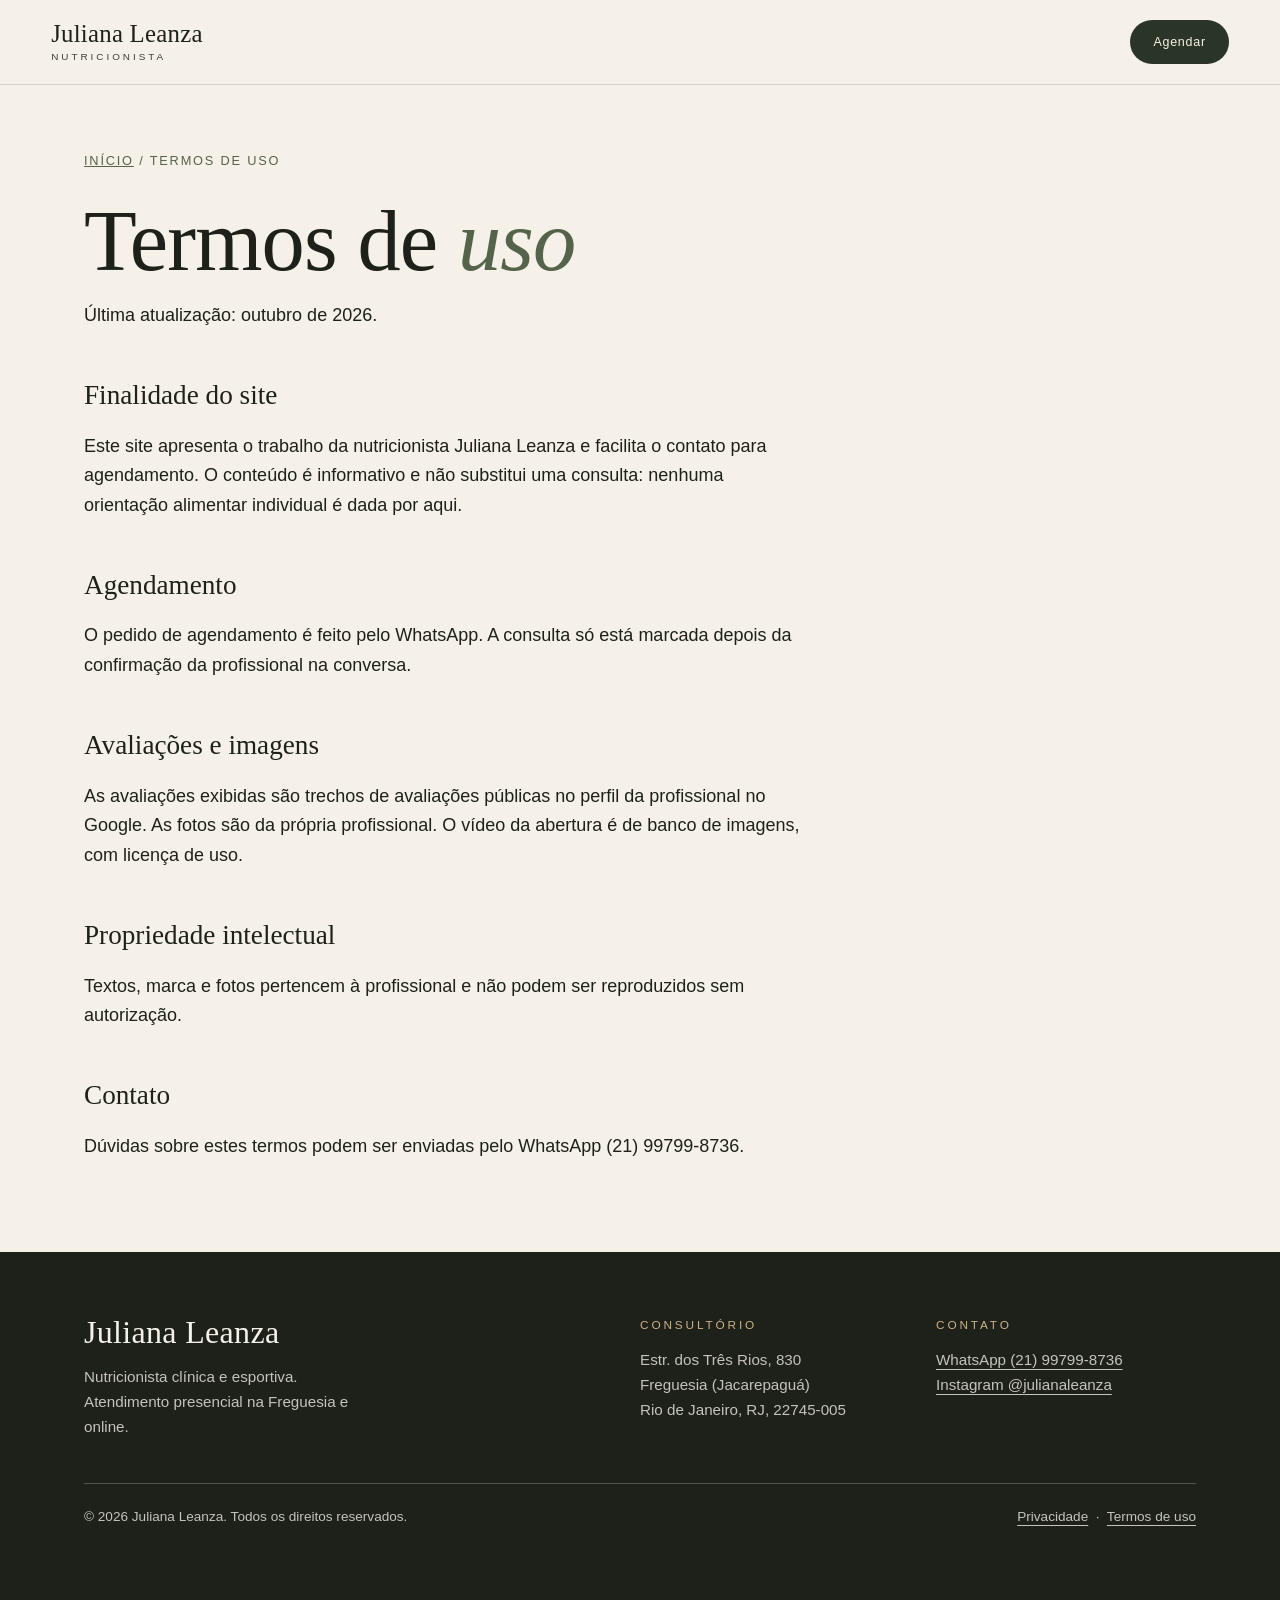
<file: termos.html>
<!doctype html>
<html lang="pt-BR">
<head>
<meta charset="utf-8">
<meta name="viewport" content="width=device-width, initial-scale=1, viewport-fit=cover">
<title>Termos de uso | Juliana Leanza Nutricionista</title>
<meta name="description" content="Termos de uso do site da nutricionista Juliana Leanza: finalidade informativa, agendamento, conteúdo e propriedade intelectual.">
<link rel="canonical" href="https://leandroramos1985.github.io/site-juliana-leanza/termos.html">
<!-- DEMONSTRACAO: noindex enquanto estiver no GitHub Pages. No dominio final, trocar para index,follow e atualizar canonical, og:url, sitemap e robots. -->
<meta name="robots" content="noindex,follow">
<meta name="theme-color" content="#2b3527">
<meta name="referrer" content="strict-origin-when-cross-origin">
<meta http-equiv="Content-Security-Policy" content="default-src 'self'; script-src 'self'; style-src 'self' 'unsafe-inline' https://fonts.googleapis.com; font-src https://fonts.gstatic.com; img-src 'self' data:; media-src 'self'; frame-src https://www.google.com; connect-src 'self'; base-uri 'self'; form-action 'self'; object-src 'none'">
<meta property="og:type" content="website">
<meta property="og:locale" content="pt_BR">
<meta property="og:site_name" content="Juliana Leanza | Nutricionista">
<meta property="og:title" content="Termos de uso | Juliana Leanza Nutricionista">
<meta property="og:description" content="Termos de uso do site da nutricionista Juliana Leanza: finalidade informativa, agendamento, conteúdo e propriedade intelectual.">
<meta property="og:url" content="https://leandroramos1985.github.io/site-juliana-leanza/termos.html">
<meta property="og:image" content="https://leandroramos1985.github.io/site-juliana-leanza/assets/og-juliana-leanza.jpg">
<meta property="og:image:width" content="1200">
<meta property="og:image:height" content="630">
<meta name="twitter:card" content="summary_large_image">
<link rel="icon" href="favicon.svg" type="image/svg+xml">
<link rel="preconnect" href="https://fonts.googleapis.com">
<link rel="preconnect" href="https://fonts.gstatic.com" crossorigin>
<link rel="stylesheet" href="https://fonts.googleapis.com/css2?family=Cormorant+Garamond:ital,wght@0,400;0,500;1,400&family=Jost:wght@300;400&display=swap">
<link rel="stylesheet" href="assets/site.css">
</head>
<body class="page" data-page="termos">
<a class="skip" href="#conteudo">Pular para o conteúdo</a>
<header class="head solid">
  <div class="wrap">
    <a class="brand" href="./">Juliana Leanza<small>Nutricionista</small></a>
    <a class="btn btn-solid" style="min-height:44px;padding:0 22px;font-size:.78rem" href="https://wa.me/5521997998736" data-wa="topo">Agendar</a>
  </div>
</header>
<main id="conteudo">
  <div class="wrap">
    <div class="prose">
      <nav class="crumbs" aria-label="Você está em"><a href="./">Início</a> / Termos de uso</nav>
      <h1 class="serif">Termos de <em>uso</em></h1>
      <p>Última atualização: outubro de 2026.</p>
      <h2>Finalidade do site</h2>
      <p>Este site apresenta o trabalho da nutricionista Juliana Leanza e facilita o contato para agendamento. O conteúdo é informativo e não substitui uma consulta: nenhuma orientação alimentar individual é dada por aqui.</p>
      <h2>Agendamento</h2>
      <p>O pedido de agendamento é feito pelo WhatsApp. A consulta só está marcada depois da confirmação da profissional na conversa.</p>
      <h2>Avaliações e imagens</h2>
      <p>As avaliações exibidas são trechos de avaliações públicas no perfil da profissional no Google. As fotos são da própria profissional. O vídeo da abertura é de banco de imagens, com licença de uso.</p>
      <h2>Propriedade intelectual</h2>
      <p>Textos, marca e fotos pertencem à profissional e não podem ser reproduzidos sem autorização.</p>
      <h2>Contato</h2>
      <p>Dúvidas sobre estes termos podem ser enviadas pelo WhatsApp (21) 99799-8736.</p>
    </div>
  </div>
</main>
<footer class="foot">
  <div class="wrap">
    <div class="foot-grid">
      <div><a class="brand" href="./">Juliana Leanza</a><p style="margin-top:14px;max-width:34ch">Nutricionista clínica e esportiva. Atendimento presencial na Freguesia e online.</p></div>
      <div><h2>Consultório</h2>Estr. dos Três Rios, 830<br>Freguesia (Jacarepaguá)<br>Rio de Janeiro, RJ, 22745-005</div>
      <div><h2>Contato</h2><a href="https://wa.me/5521997998736" data-wa="rodape">WhatsApp (21) 99799-8736</a><br><a href="https://www.instagram.com/julianaleanza/" target="_blank" rel="noopener" data-ev="instagram_click">Instagram @julianaleanza</a></div>
    </div>
    <div class="foot-base"><span>© <span id="ano">2026</span> Juliana Leanza. Todos os direitos reservados.</span><span><a href="privacidade.html">Privacidade</a> &nbsp;·&nbsp; <a href="termos.html">Termos de uso</a></span></div>
  </div>
</footer>
<script src="assets/site.js" defer></script>
</body>
</html>
</file>
<file: assets/site.css>
:root{
  --ivory:#f5f1e8;--paper:#fbf9f4;--ink:#1d2119;--olive:#2b3527;--moss:#55634a;--gold:#a8854f;--gold-l:#cdb388;
  --line:rgba(29,33,25,.15);--line-l:rgba(245,241,232,.24);
  --serif:"Cormorant Garamond","Cormorant",Georgia,"Times New Roman",serif;
  --sans:"Jost","Helvetica Neue",Arial,sans-serif;
  --pad:clamp(20px,5vw,80px);--max:1240px;
  box-sizing:border-box;padding-top:env(safe-area-inset-top,0px);padding-bottom:env(safe-area-inset-bottom,0px)}
*,*::before,*::after{box-sizing:inherit}
html{scroll-behavior:smooth;scroll-padding-top:calc(84px + env(safe-area-inset-top,0px));-webkit-text-size-adjust:100%}
body{margin:0;background:var(--ivory);color:var(--ink);font-family:var(--sans);font-weight:300;font-size:18px;line-height:1.65;-webkit-font-smoothing:antialiased;overflow-x:hidden}
img,video,iframe{display:block;max-width:100%}
h1,h2,h3,p,ul,ol,dl,dd,figure,blockquote{margin:0;padding:0}
ul,ol{list-style:none}
a{color:inherit}
:focus-visible{outline:2px solid var(--gold);outline-offset:3px;border-radius:3px}
.skip{position:absolute;left:-999px;top:10px;z-index:99;background:var(--ink);color:var(--ivory);padding:10px 16px}
.skip:focus{left:10px}
.wrap{width:100%;max-width:var(--max);margin-inline:auto;padding-inline:var(--pad)}
.serif{font-family:var(--serif);font-weight:400;line-height:1.04;letter-spacing:-.01em}
.serif em{font-style:italic;font-weight:400;color:var(--moss)}
.dark .serif em{color:var(--gold-l)}
.h2{font-size:clamp(2.5rem,5.4vw,4.4rem)}
.kicker{font-size:.78rem;letter-spacing:.24em;text-transform:uppercase;font-weight:400;color:var(--moss)}
.dark .kicker{color:var(--gold-l)}
.muted{color:#4b5346}
.dark .muted{color:rgba(245,241,232,.78)}
.btn{display:inline-flex;align-items:center;justify-content:center;gap:10px;min-height:54px;padding:0 30px;border-radius:999px;border:1px solid transparent;font-family:var(--sans);font-weight:400;font-size:.95rem;letter-spacing:.06em;text-decoration:none;cursor:pointer;transition:background-color .25s,color .25s,border-color .25s}
.btn-solid{background:var(--olive);color:var(--ivory)}
.btn-solid:hover{background:#1c241a}
.btn-light{background:var(--ivory);color:var(--olive)}
.btn-light:hover{background:#fff}
.btn-line{border-color:currentColor;background:transparent;color:inherit}
.btn-line:hover{background:rgba(245,241,232,.14)}
.link{text-decoration:underline;text-decoration-color:var(--gold);text-underline-offset:6px;text-decoration-thickness:1px}
.link:hover{text-decoration-thickness:2px}

.head{position:fixed;inset:env(safe-area-inset-top,0px) 0 auto 0;z-index:50;color:var(--ivory);transition:background-color .3s,color .3s,box-shadow .3s}
.head.solid{background:rgba(245,241,232,.94);color:var(--ink);backdrop-filter:blur(12px);box-shadow:0 1px 0 var(--line)}
.head .wrap{display:flex;align-items:center;justify-content:space-between;gap:20px;height:84px;max-width:none;padding-inline:clamp(26px,4vw,56px)}
.brand{text-decoration:none;font-family:var(--serif);font-size:1.55rem;line-height:1;letter-spacing:.01em}
.brand small{display:block;font-family:var(--sans);font-size:.62rem;letter-spacing:.3em;text-transform:uppercase;margin-top:6px;opacity:.85}
.nav{display:flex;align-items:center;gap:34px}
.nav a{text-decoration:none;font-size:.82rem;letter-spacing:.16em;text-transform:uppercase;font-weight:400}
.nav a:hover{opacity:.7}
.nav .btn{min-height:44px;padding:0 22px;font-size:.78rem}
.head.solid .nav .btn{background:var(--olive);color:var(--ivory);border-color:var(--olive)}
.burger{display:none;width:48px;height:48px;border-radius:50%;border:1px solid currentColor;background:none;color:inherit;cursor:pointer;align-items:center;justify-content:center}

.hero{padding:12px}
.frame{position:relative;isolation:isolate;overflow:hidden;border-radius:30px;min-height:calc(100svh - 24px);background:var(--olive);color:var(--ivory);display:flex;flex-direction:column;justify-content:center;align-items:center;text-align:center;padding:130px var(--pad) 110px}
.frame video,.frame .poster{position:absolute;inset:0;width:100%;height:100%;object-fit:cover;z-index:-2}
.frame video{opacity:0;transition:opacity 1.4s}
.frame.playing video{opacity:1}
.frame::after{content:"";position:absolute;inset:0;z-index:-1;background:linear-gradient(180deg,rgba(24,30,21,.62),rgba(24,30,21,.34) 45%,rgba(24,30,21,.72))}
.hero h1{font-size:clamp(3.3rem,9.4vw,8.6rem);max-width:12ch;margin-top:22px}
.hero h1 em{color:var(--gold-l)}
.hero .kicker{color:var(--ivory)}
.hero p.sub{max-width:44ch;margin-top:26px;font-size:1.08rem}
.hero-cta{display:flex;flex-wrap:wrap;gap:12px;justify-content:center;margin-top:36px}
.hero-foot{position:absolute;left:0;right:0;bottom:0;display:flex;justify-content:space-between;align-items:center;gap:16px;padding:22px clamp(22px,4vw,44px);font-size:.84rem;letter-spacing:.08em;border-top:1px solid var(--line-l)}
.hero-foot a{color:inherit}
.vbtn{background:none;border:1px solid var(--line-l);color:inherit;border-radius:999px;min-height:40px;padding:0 16px;font:inherit;font-size:.78rem;letter-spacing:.12em;text-transform:uppercase;cursor:pointer}
.vbtn:hover{border-color:var(--ivory)}

.sec{padding-block:clamp(84px,12vw,168px)}
.paper{background:var(--paper)}
.dark{background:var(--olive);color:var(--ivory)}
.rule{height:1px;background:var(--line);border:0;margin:0}
.manifesto{text-align:center}
.manifesto blockquote{font-family:var(--serif);font-size:clamp(2rem,4.6vw,3.9rem);line-height:1.14;max-width:22ch;margin:22px auto 0}
.manifesto cite{display:block;font-style:normal;margin-top:30px}

.about{display:grid;grid-template-columns:minmax(0,5fr) minmax(0,6fr);gap:clamp(36px,7vw,110px);align-items:center}
.about-media{position:relative;padding-bottom:9%}
.arch{border-radius:999px 999px 20px 20px;overflow:hidden;aspect-ratio:4/5;background:#d9d2c3}
.arch img{width:100%;height:100%;object-fit:cover}
.inset{position:absolute;right:-5%;bottom:0;width:42%;border-radius:18px;overflow:hidden;border:8px solid var(--ivory);aspect-ratio:3/4;background:#d9d2c3}
.inset img{width:100%;height:100%;object-fit:cover}
.about p.lead{font-family:var(--serif);font-size:clamp(1.45rem,2.3vw,1.9rem);line-height:1.3;margin-top:26px}
.about p.body{margin-top:18px;max-width:54ch}
.facts{margin-top:34px;border-top:1px solid var(--line)}
.facts div{display:grid;grid-template-columns:150px minmax(0,1fr);gap:16px;padding-block:15px;border-bottom:1px solid var(--line)}
.facts dt{font-size:.78rem;letter-spacing:.2em;text-transform:uppercase;font-weight:400;color:var(--moss);padding-top:5px}

.sec-head{display:grid;grid-template-columns:minmax(0,1fr) minmax(0,1fr);gap:clamp(24px,6vw,96px);align-items:end;margin-bottom:clamp(40px,6vw,76px)}
.sec-head p{max-width:46ch}
.areas{border-top:1px solid var(--line-l)}
.areas li{display:grid;grid-template-columns:90px minmax(0,1fr) minmax(0,1fr);gap:clamp(16px,4vw,60px);align-items:baseline;padding-block:clamp(24px,3.2vw,38px);border-bottom:1px solid var(--line-l);transition:padding-left .35s}
.areas li:hover{padding-left:14px}
.areas .n{font-family:var(--serif);font-style:italic;font-size:1.5rem;color:var(--gold-l)}
.areas h3{font-family:var(--serif);font-weight:400;font-size:clamp(1.7rem,3vw,2.5rem);line-height:1.08}

.plate{display:grid;grid-template-columns:minmax(0,6fr) minmax(0,5fr);gap:clamp(36px,7vw,110px);align-items:center}
.plate figure{border-radius:24px;overflow:hidden;aspect-ratio:4/5;background:#d9d2c3}
.plate figure img{width:100%;height:100%;object-fit:cover}
.plate p{margin-top:22px;max-width:48ch}
.plate .cap{font-size:.82rem;letter-spacing:.06em;color:var(--moss);margin-top:26px}

.steps{display:grid;grid-template-columns:repeat(3,minmax(0,1fr));gap:clamp(24px,4vw,64px)}
.steps li{border-top:1px solid var(--ink);padding-top:22px}
.steps .n{font-family:var(--serif);font-size:clamp(3.4rem,6vw,5.2rem);line-height:.9;color:var(--gold)}
.steps h3{font-family:var(--serif);font-weight:500;font-size:1.6rem;margin-top:16px}
.steps p{margin-top:8px}
.center{text-align:center;margin-top:clamp(40px,6vw,72px)}

.reviews{display:grid;grid-template-columns:minmax(0,4fr) minmax(0,8fr);gap:clamp(36px,7vw,110px);align-items:start}
.score{font-family:var(--serif);font-size:clamp(5rem,11vw,9rem);line-height:.86}
.stars{color:var(--gold);letter-spacing:.3em;margin-top:14px}
.quotes li{border-top:1px solid var(--line);padding-block:28px}
.quotes li:last-child{border-bottom:1px solid var(--line)}
.quotes blockquote{font-family:var(--serif);font-style:italic;font-size:clamp(1.6rem,2.8vw,2.3rem);line-height:1.2}
.quotes cite{display:block;font-style:normal;font-size:.8rem;letter-spacing:.2em;text-transform:uppercase;color:var(--moss);margin-top:14px}

.place{display:grid;grid-template-columns:minmax(0,5fr) minmax(0,7fr);gap:clamp(36px,6vw,90px);align-items:stretch}
.place address{font-style:normal;font-family:var(--serif);font-size:1.7rem;line-height:1.3;margin-top:24px}
.place .btns{display:flex;flex-wrap:wrap;gap:12px;margin-top:30px}
.place .online{margin-top:34px;padding-top:24px;border-top:1px solid var(--line);max-width:42ch}
.map{position:relative;min-height:400px;border-radius:24px;overflow:hidden;background:#dcd5c5;display:flex;align-items:flex-end}
.map iframe{position:absolute;inset:0;width:100%;height:100%;border:0;filter:grayscale(.5) sepia(.12)}
.map p{padding:24px;font-size:.92rem}

.faq{max-width:900px;margin-inline:auto}
.faq details{border-bottom:1px solid var(--line)}
.faq details:first-of-type{border-top:1px solid var(--line)}
.faq summary{list-style:none;cursor:pointer;position:relative;padding:26px 56px 26px 0;font-family:var(--serif);font-size:1.6rem;line-height:1.2}
.faq summary::-webkit-details-marker{display:none}
.faq summary::after{content:"+";position:absolute;right:8px;top:50%;transform:translateY(-50%);font-family:var(--sans);font-weight:300;font-size:1.7rem;color:var(--gold)}
.faq details[open] summary::after{content:"\2013"}
.faq details p{padding:0 0 28px;max-width:62ch}

.contact{display:grid;grid-template-columns:minmax(0,5fr) minmax(0,6fr);gap:clamp(36px,7vw,110px);align-items:start}
.contact .list{display:grid;gap:14px;margin-top:34px;font-size:1.05rem}
.card{background:var(--ivory);color:var(--ink);border-radius:24px;padding:clamp(24px,4vw,44px)}
.form{display:grid;gap:18px}
.field{display:grid;gap:8px}
.field label{font-size:.78rem;letter-spacing:.18em;text-transform:uppercase;font-weight:400;color:var(--moss)}
.field input,.field select,.field textarea{font:inherit;font-size:1rem;color:var(--ink);background:var(--paper);border:1px solid var(--line);border-radius:12px;padding:14px 16px;min-height:54px;width:100%}
.field textarea{min-height:110px;resize:vertical}
.field input:focus,.field select:focus,.field textarea:focus{outline:2px solid var(--gold);outline-offset:1px}
.err{color:#9a2f1f;font-size:.88rem;min-height:1.2em;font-weight:400}
.invalid input,.invalid select{border-color:#9a2f1f}
.check{display:grid;grid-template-columns:22px minmax(0,1fr);gap:12px;align-items:start;font-size:.92rem}
.check input{width:22px;height:22px;min-height:0;margin-top:3px;accent-color:var(--olive)}
.hp{position:absolute;left:-9999px;width:1px;height:1px;overflow:hidden}
.status{min-height:1.5em;font-weight:400}

.foot{background:var(--ink);color:rgba(245,241,232,.78);padding-block:64px calc(40px + 78px);font-size:.95rem}
.foot-grid{display:grid;grid-template-columns:minmax(0,2fr) minmax(0,1fr) minmax(0,1fr);gap:36px}
.foot .brand{color:var(--ivory);font-size:2rem}
.foot h2{font-family:var(--sans);font-size:.74rem;letter-spacing:.24em;text-transform:uppercase;font-weight:400;color:var(--gold-l);margin-bottom:12px}
.foot a{color:inherit;text-underline-offset:4px}
.foot a:hover{color:var(--ivory)}
.foot-base{margin-top:44px;padding-top:22px;border-top:1px solid var(--line-l);display:flex;flex-wrap:wrap;gap:8px 28px;justify-content:space-between;font-size:.85rem}

.sticky{display:none}
.page{min-height:100svh;display:flex;flex-direction:column}
.page main{flex:1;padding:150px 0 90px}
.page h1{font-size:clamp(2.8rem,7vw,5.4rem);max-width:16ch}
.page .lead{font-family:var(--serif);font-size:1.6rem;line-height:1.3;margin-top:22px;max-width:34ch}
.prose{max-width:72ch}
.prose h2{font-family:var(--serif);font-weight:500;font-size:1.7rem;margin-top:42px}
.prose p,.prose ul{margin-top:14px}
.prose ul{list-style:disc;padding-left:22px}
.crumbs{font-size:.8rem;letter-spacing:.14em;text-transform:uppercase;margin-bottom:26px;color:var(--moss)}

@supports (animation-timeline: view()){
  @media (prefers-reduced-motion:no-preference){
    .rv{animation:rise linear both;animation-timeline:view();animation-range:entry 0% entry 55%}
    .frame video,.frame .poster{animation:drift linear both;animation-timeline:scroll(root);animation-range:0 100vh}
  }
}
@keyframes rise{from{opacity:0;transform:translateY(34px)}to{opacity:1;transform:none}}
@keyframes drift{to{transform:scale(1.12) translateY(4%)}}

@media (max-width:960px){
  body{font-size:17px}
  .burger{display:inline-flex}
  .nav{position:fixed;inset:calc(84px + env(safe-area-inset-top,0px)) 0 auto 0;display:none;flex-direction:column;align-items:stretch;gap:0;background:var(--ivory);color:var(--ink);padding:6px var(--pad) 26px;box-shadow:0 1px 0 var(--line)}
  .nav.open{display:flex}
  .nav a{padding:18px 0;border-bottom:1px solid var(--line)}
  .nav .btn{margin-top:20px;border-bottom:0;background:var(--olive);color:var(--ivory);min-height:52px}
  .about,.sec-head,.plate,.reviews,.place,.contact,.foot-grid{grid-template-columns:minmax(0,1fr)}
  .areas li{grid-template-columns:44px minmax(0,1fr);row-gap:8px}
  .areas li p{grid-column:2}
  .areas li:hover{padding-left:0}
  .steps{grid-template-columns:minmax(0,1fr)}
  .about-media{max-width:440px;margin-inline:auto;width:100%}
  .inset{right:0}
  .frame{border-radius:22px;padding:120px 22px 120px}
  .hero-foot{flex-direction:column;gap:10px;padding:16px}
  .facts div{grid-template-columns:minmax(0,1fr);gap:2px}
  .map{min-height:320px}
  .sticky{display:block;position:fixed;left:0;right:0;bottom:0;z-index:40;padding:10px 14px calc(10px + env(safe-area-inset-bottom,0px));background:rgba(245,241,232,.95);backdrop-filter:blur(10px);box-shadow:0 -1px 0 var(--line);transform:translateY(120%);transition:transform .3s}
  .sticky.on{transform:none}
  .sticky .btn{width:100%}
}
@media (prefers-reduced-motion:reduce){html{scroll-behavior:auto}.frame video{display:none}}
</file>
